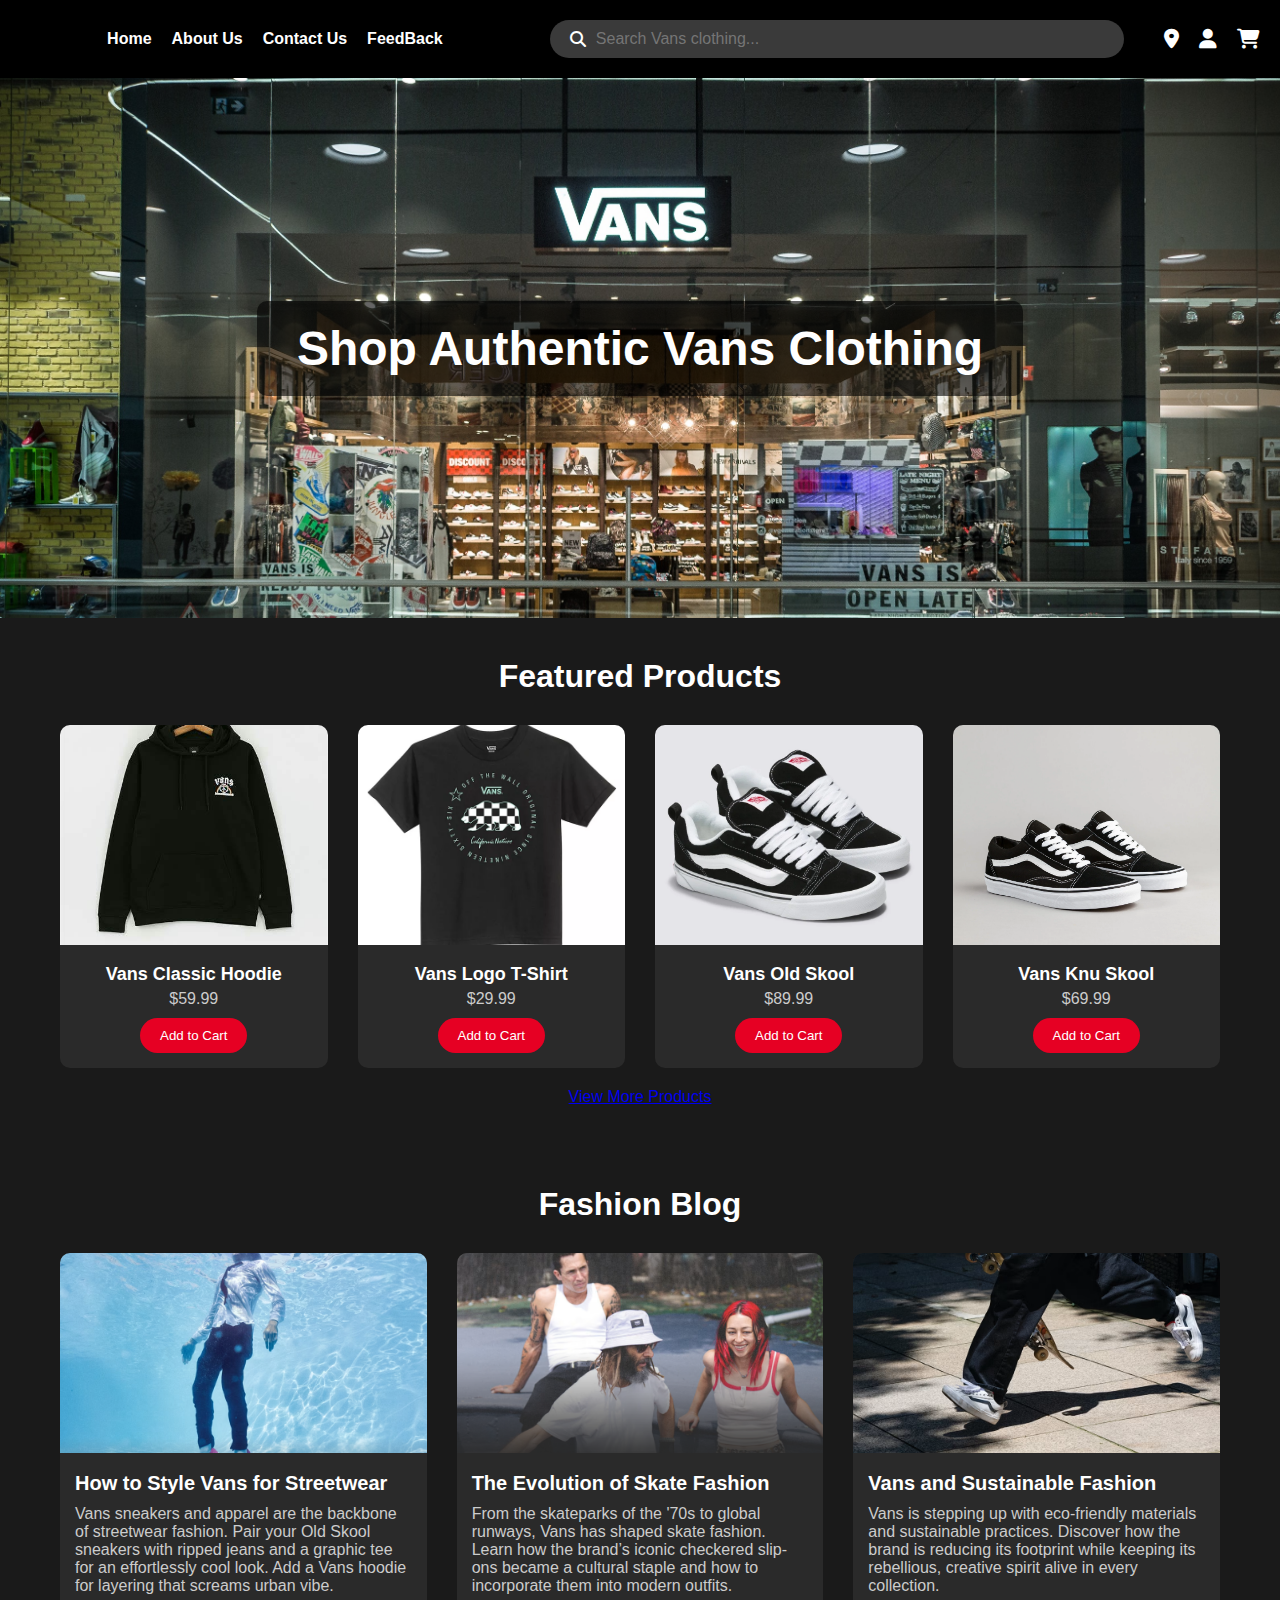
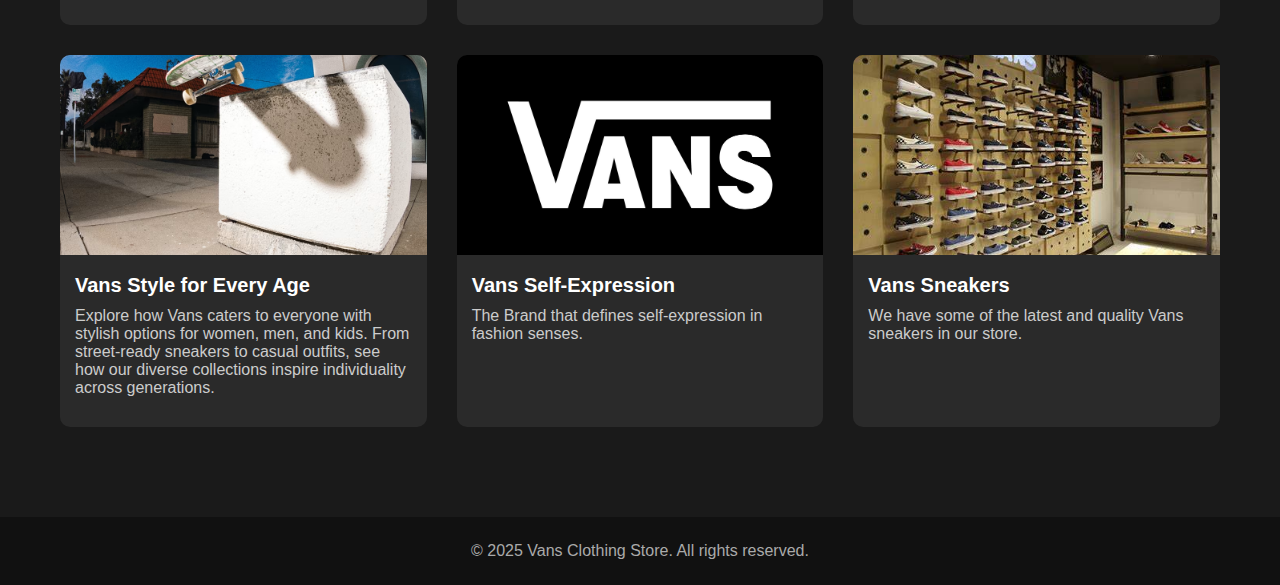
<file: index.html>
<!DOCTYPE html>
<html lang="en">
<head>
  <meta charset="UTF-8" />
  <meta name="viewport" content="width=device-width, initial-scale=1.0"/>
  <title>Vans Clothing Store</title>
  <link rel="stylesheet" href="https://cdnjs.cloudflare.com/ajax/libs/font-awesome/6.5.0/css/all.min.css"/>
  <link rel="stylesheet" href="style.css">
</head>
<body>
  <!-- Header -->
  <header>
    <i class="fas fa-bars hamburger" onclick="toggleMenu()" aria-label="Toggle navigation"></i>
    <input type="checkbox" id="nav-toggle" />
    <nav class="nav-menu">
      <a href="index.html" onclick="closeMenu()">Home</a>
      <a href="aboutus.html" onclick="closeMenu()">About Us</a>
      <a href="contactus.html" onclick="closeMenu()">Contact Us</a>
      <a href="feedback.html" onclick="closeMenu()">FeedBack</a>
    </nav>
    <div class="search-container">
      <i class="fas fa-search"></i>
      <input type="text" placeholder="Search Vans clothing..." aria-label="Search" />
    </div>
    <div class="icons">
      <a href="location.html" aria-label="Store locator"><i class="fas fa-map-marker-alt"></i></a>
      <a href="signup.html" aria-label="User profile"><i class="fas fa-user"></i></a>
      <a href="cart.html" aria-label="Shopping cart"><i class="fas fa-shopping-cart cart-counter" data-count="0"></i></a>
    </div>
  </header>

  <!-- Hero Banner -->
  <section class="hero">
    <h1>Shop Authentic Vans Clothing</h1>
  </section>

  <!-- Product Grid -->
  <section class="products">
    <h2>Featured Products</h2>
    <div class="product-grid">
      <div class="product-card">
        <img src="image/OIP.jpg" alt="Vans Hoodie">
        <h3>Vans Classic Hoodie</h3>
        <p>$59.99</p>
        <button onclick="addToCart('Vans Classic Hoodie')">Add to Cart</button>
      </div>
      <div class="product-card">
        <img src="image/4392064.webp" alt="Vans T-Shirt">
        <h3>Vans Logo T-Shirt</h3>
        <p>$29.99</p>
        <button onclick="addToCart('Vans Logo T-Shirt')">Add to Cart</button>
      </div>
      <div class="product-card">
        <img src="image/vans knu skool.webp" alt="Vans Jacket">
        <h3>Vans Old Skool</h3>
        <p>$89.99</p>
        <button onclick="addToCart('Vans Knu Skool')">Add to Cart</button>
      </div>
      <div class="product-card">
        <img src="image/vans-old-skool-black-white-2.webp" alt="Vans Old Skool">
        <h3>Vans Knu Skool</h3>
        <p>$69.99</p>
        <button onclick="addToCart('Vans Knu Skool')">Add to Cart</button>
      </div>
    </div>
    <div class="view-more">
      <a href="product.html">View More Products</a>
    </div>
    
  </section>

  <!-- Blog Section -->
  <section class="blog">
    <h2>Fashion Blog</h2>
    <div class="blog-grid">
      <div class="blog-card">
        <img src="image/style vans.png" alt="Streetwear Look">
        <div class="blog-card-content">
          <h3>How to Style Vans for Streetwear</h3>
          <p>Vans sneakers and apparel are the backbone of streetwear fashion. Pair your Old Skool sneakers with ripped jeans and a graphic tee for an effortlessly cool look. Add a Vans hoodie for layering that screams urban vibe.</p>
        </div>
      </div>
      <div class="blog-card">
        <img src="image/crew.png" alt="Skate Fashion">
        <div class="blog-card-content">
          <h3>The Evolution of Skate Fashion</h3>
          <p>From the skateparks of the '70s to global runways, Vans has shaped skate fashion. Learn how the brand’s iconic checkered slip-ons became a cultural staple and how to incorporate them into modern outfits.</p>
        </div>
      </div>
      <div class="blog-card">
        <img src="image/stakeboard.avif" alt="Sustainable Fashion">
        <div class="blog-card-content">
          <h3>Vans and Sustainable Fashion</h3>
          <p>Vans is stepping up with eco-friendly materials and sustainable practices. Discover how the brand is reducing its footprint while keeping its rebellious, creative spirit alive in every collection.</p>
        </div>
      </div>
      <div class="blog-card">
        <img src="image/stake.avif" alt="Vans for All Ages">
        <div class="blog-card-content">
          <h3>Vans Style for Every Age</h3>
          <p>Explore how Vans caters to everyone with stylish options for women, men, and kids. From street-ready sneakers to casual outfits, see how our diverse collections inspire individuality across generations.</p>
        </div>
      </div>
            <div class="blog-card">
        <img src="image/vans-logo-free-download-free-vector.jpg" alt="Vans for All Ages">
        <div class="blog-card-content">
          <h3>Vans Self-Expression</h3>
          <p>The Brand that defines self-expression in fashion senses.</p>
        </div>
      </div>
            <div class="blog-card">
        <img src="image/OIP (5).jpeg" alt="Vans for All Ages">
        <div class="blog-card-content">
          <h3>Vans Sneakers</h3>
          <p>We have some of the latest and quality Vans sneakers in our store.</p>
        </div>
      </div>
    </div>
  </section>

  <!-- Footer -->
  <footer>
    <p>© 2025 Vans Clothing Store. All rights reserved.</p>
  </footer>

  <script src="script.js"></script>

</body>
</html>
</file>
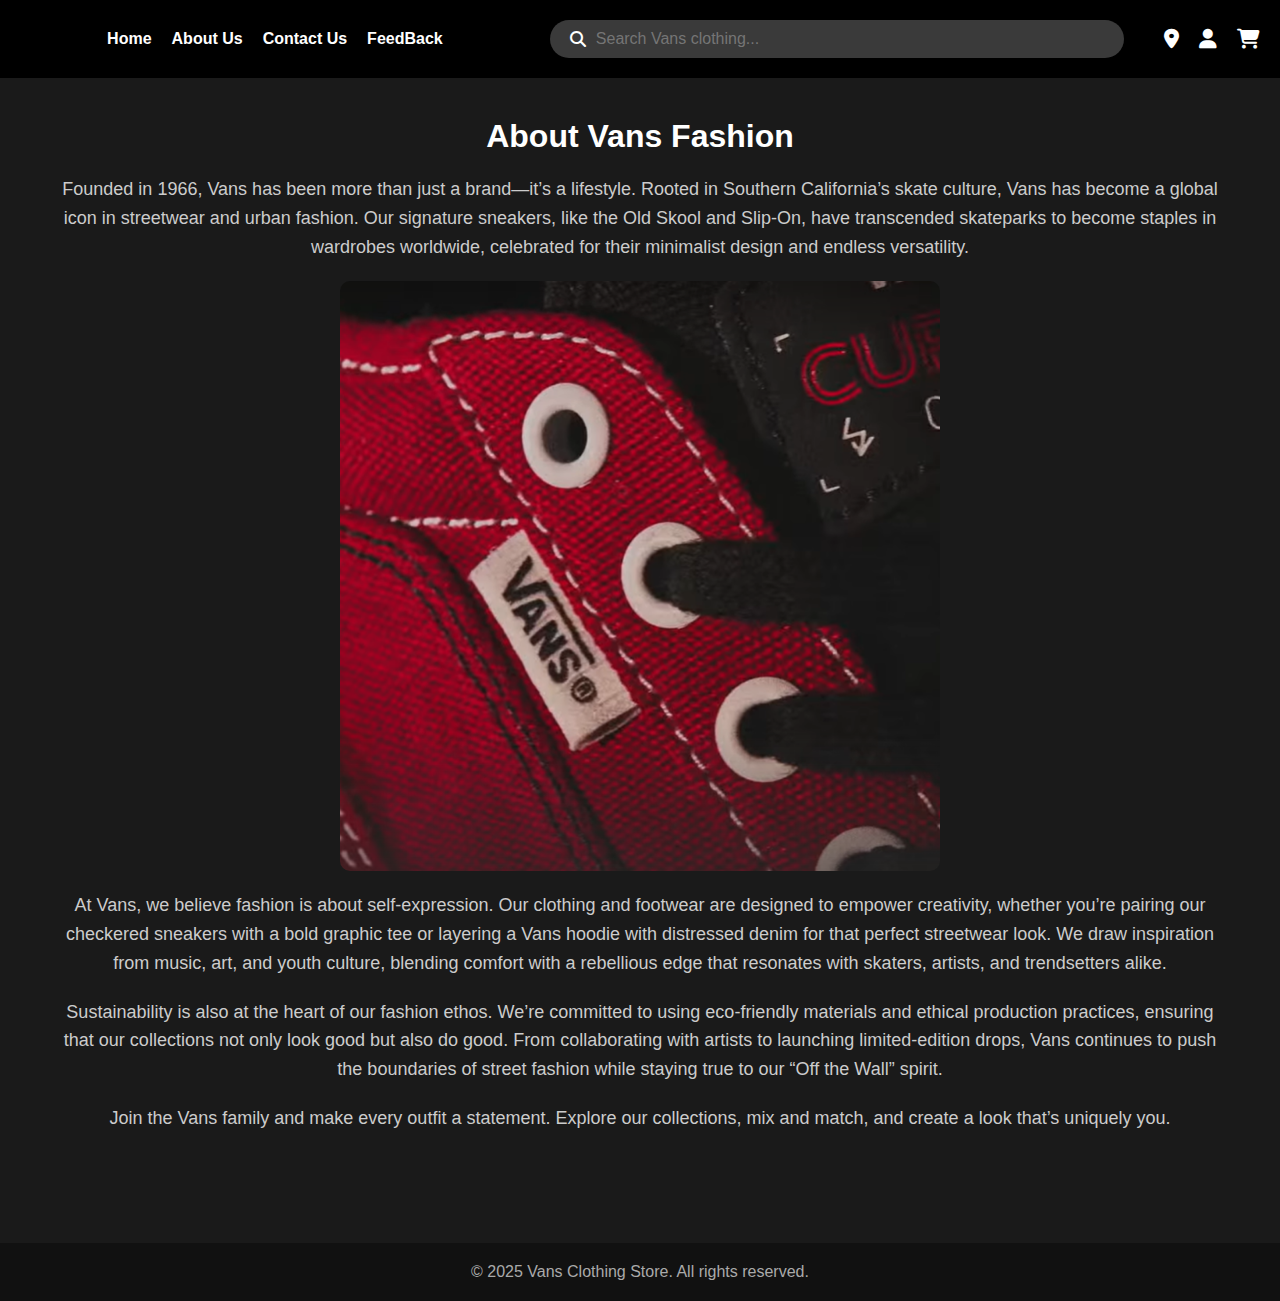
<file: aboutus.html>
<!DOCTYPE html>
<html lang="en">
<head>
  <meta charset="UTF-8" />
  <meta name="viewport" content="width=device-width, initial-scale=1.0"/>
  <title>About Us - Vans Clothing Store</title>
  <link rel="stylesheet" href="https://cdnjs.cloudflare.com/ajax/libs/font-awesome/6.5.0/css/all.min.css"/>
  <link rel="stylesheet" href="aboutstyle.css">
</head>
<body>
  <!-- Header -->
  <header>
    <i class="fas fa-bars hamburger" onclick="toggleMenu()" aria-label="Toggle navigation"></i>
    <input type="checkbox" id="nav-toggle" />
    <nav class="nav-menu">
      <a href="index.html" onclick="closeMenu()">Home</a>
      <a href="aboutus.html" onclick="closeMenu()">About Us</a>
      <a href="contactus.html" onclick="closeMenu()">Contact Us</a>
      <a href="feedback.html" onclick="closeMenu()">FeedBack</a>
    </nav>
    <div class="search-container">
      <i class="fas fa-search"></i>
      <input type="text" placeholder="Search Vans clothing..." aria-label="Search" />
    </div>
 <div class="icons">
      <a href="location.html" aria-label="Store locator"><i class="fas fa-map-marker-alt"></i></a>
      <a href="signup.html" aria-label="User profile"><i class="fas fa-user"></i></a>
      <a href="cart.html" aria-label="Shopping cart"><i class="fas fa-shopping-cart cart-counter" data-count="0"></i></a>
    </div>
  </header>

  <!-- About Section -->
  <section class="about">
    <h2>About Vans Fashion</h2>
    <p>
      Founded in 1966, Vans has been more than just a brand—it’s a lifestyle. Rooted in Southern California’s skate culture, Vans has become a global icon in streetwear and urban fashion. Our signature sneakers, like the Old Skool and Slip-On, have transcended skateparks to become staples in wardrobes worldwide, celebrated for their minimalist design and endless versatility.
    </p>
    <img src="image/Screenshot 2025-05-25 184513.png" alt="Vans Streetwear">
    <p>
      At Vans, we believe fashion is about self-expression. Our clothing and footwear are designed to empower creativity, whether you’re pairing our checkered sneakers with a bold graphic tee or layering a Vans hoodie with distressed denim for that perfect streetwear look. We draw inspiration from music, art, and youth culture, blending comfort with a rebellious edge that resonates with skaters, artists, and trendsetters alike.
    </p>
    <p>
      Sustainability is also at the heart of our fashion ethos. We’re committed to using eco-friendly materials and ethical production practices, ensuring that our collections not only look good but also do good. From collaborating with artists to launching limited-edition drops, Vans continues to push the boundaries of street fashion while staying true to our “Off the Wall” spirit.
    </p>
    <p>
      Join the Vans family and make every outfit a statement. Explore our collections, mix and match, and create a look that’s uniquely you.
    </p>
  </section>

  <!-- Footer -->
  <footer>
    © 2025 Vans Clothing Store. All rights reserved.
  </footer>

  <script>
    function toggleMenu() {
      const navMenu = document.querySelector('.nav-menu');
      const navToggle = document.getElementById('nav-toggle');
      navMenu.classList.toggle('active');
      navToggle.checked = !navToggle.checked;
    }

    function closeMenu() {
      const navMenu = document.querySelector('.nav-menu');
      const navToggle = document.getElementById('nav-toggle');
      navMenu.classList.remove('active');
      navToggle.checked = false;
    }

    // Accessibility: Allow Enter key to toggle menu
    document.querySelector('.hamburger').addEventListener('keydown', (e) => {
      if (e.key === 'Enter' || e.key === ' ') {
        e.preventDefault();
        toggleMenu();
      }
    });

    // Close menu when clicking outside
    document.addEventListener('click', (e) => {
      const navMenu = document.querySelector('.nav-menu');
      const hamburger = document.querySelector('.hamburger');
      if (!navMenu.contains(e.target) && !hamburger.contains(e.target) && navMenu.classList.contains('active')) {
        closeMenu();
      }
    });
  </script>
</body>
</html>
</file>
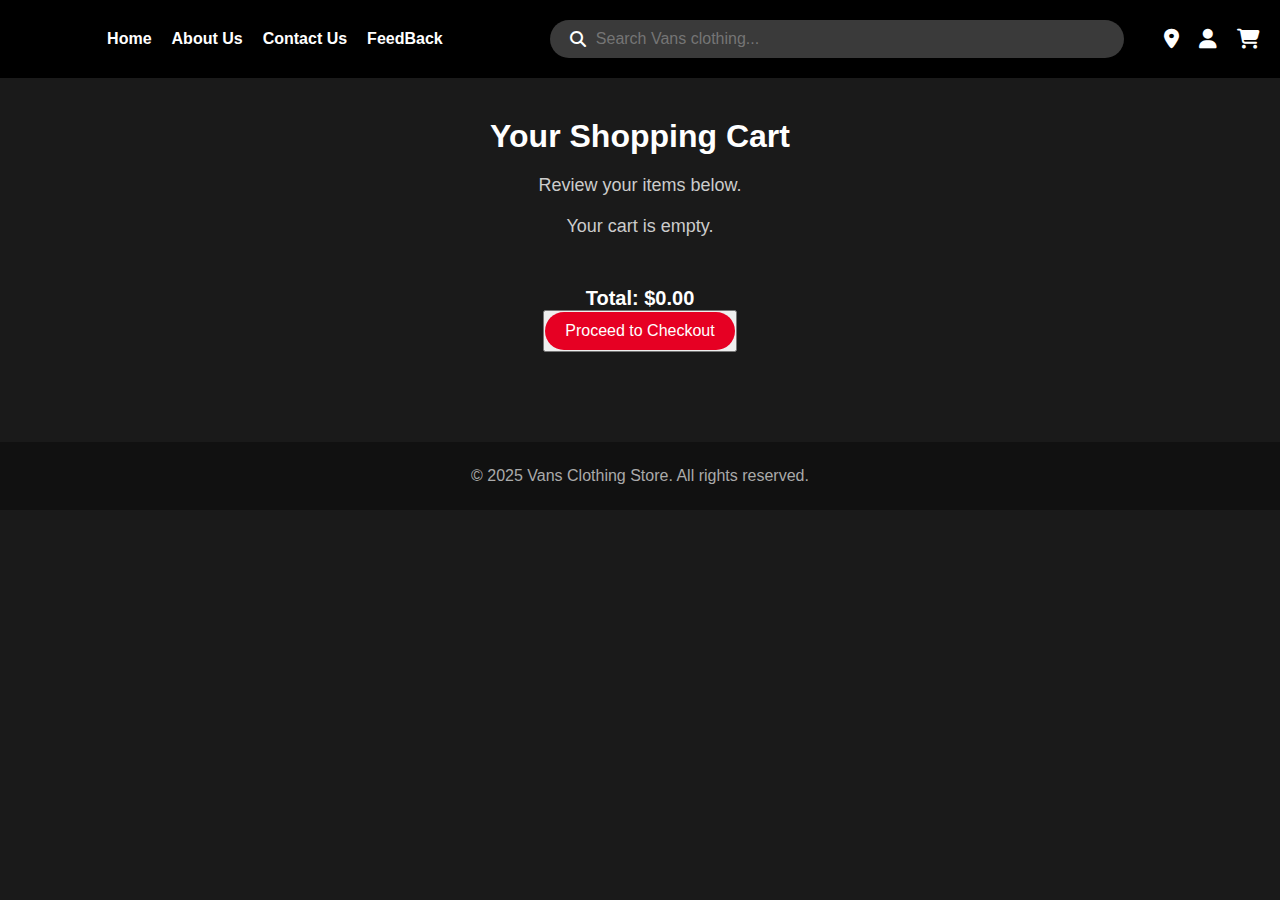
<file: cart.html>
<!DOCTYPE html>
<html lang="en">
<head>
  <meta charset="UTF-8" />
  <meta name="viewport" content="width=device-width, initial-scale=1.0"/>
  <title>Vans Shopping Cart</title>
  <link rel="stylesheet" href="https://cdnjs.cloudflare.com/ajax/libs/font-awesome/6.5.0/css/all.min.css"/>
  <link rel="stylesheet" href="cartstyle.css">
</head>
<body>
  <!-- Header -->
  <header>
    <i class="fas fa-bars hamburger" onclick="toggleMenu()" aria-label="Toggle navigation"></i>
    <input type="checkbox" id="nav-toggle" />
    <nav class="nav-menu">
      <a href="index.html" onclick="closeMenu()">Home</a>
      <a href="aboutus.html" onclick="closeMenu()">About Us</a>
      <a href="contactus.html" onclick="closeMenu()">Contact Us</a>
      <a href="feedback.html" onclick="closeMenu()">FeedBack</a>
    </nav>
    <div class="search-container">
      <i class="fas fa-search"></i>
      <input type="text" placeholder="Search Vans clothing..." aria-label="Search" />
    </div>
    <div class="icons">
      <a href="location.html" aria-label="Store locator"><i class="fas fa-map-marker-alt"></i></a>
      <a href="signup.html" aria-label="User profile"><i class="fas fa-user"></i></a>
      <a href="cart.html" aria-label="Shopping cart"><i class="fas fa-shopping-cart cart-counter" data-count="0"></i></a>
    </div>
  </header>

  <!-- Cart Section -->
  <section class="cart">
    <h2>Your Shopping Cart</h2>
    <p>Review your items below.</p>
    <div class="cart-items" id="cartItems">
      <!-- Cart items will be dynamically added here -->
    </div>
    <div class="cart-total" id="cartTotal">
      Total: $0.00
    </div>
    <div class="proceed-to-checkout">
      <button><a href="checkout.html" class="checkout-btn">Proceed to Checkout</a></button>
    </div>
  </section>

  <!-- Footer -->
  <footer>
    <p>© 2025 Vans Clothing Store. All rights reserved.</p>
  </footer>

  <script>
    // Load cart count and items from localStorage
    let cartCount = localStorage.getItem('cartCount') ? parseInt(localStorage.getItem('cartCount')) : 0;
    let cartItems = localStorage.getItem('cartItems') ? JSON.parse(localStorage.getItem('cartItems')) : [];

    // Update cart counter on page load
    updateCartCounter();
    renderCartItems();

    function toggleMenu() {
      const navMenu = document.querySelector('.nav-menu');
      const navToggle = document.getElementById('nav-toggle');
      navMenu.classList.toggle('active');
      navToggle.checked = !navToggle.checked;
    }

    function closeMenu() {
      const navMenu = document.querySelector('.nav-menu');
      const navToggle = document.getElementById('nav-toggle');
      navMenu.classList.remove('active');
      navToggle.checked = false;
    }

    function updateCartCounter() {
      const cartCounter = document.querySelector('.cart-counter');
      cartCounter.setAttribute('data-count', cartCount);
      if (cartCount > 0) {
        cartCounter.classList.add('has-items');
      } else {
        cartCounter.classList.remove('has-items');
      }
    }

    function renderCartItems() {
      const cartItemsContainer = document.getElementById('cartItems');
      const cartTotalElement = document.getElementById('cartTotal');
      cartItemsContainer.innerHTML = ''; // Clear existing items

      if (cartItems.length === 0) {
        cartItemsContainer.innerHTML = '<p>Your cart is empty.</p>';
        cartTotalElement.textContent = 'Total: $0.00';
        return;
      }

      let total = 0;
      cartItems.forEach((item, index) => {
        const itemTotal = item.price * item.quantity;
        total += itemTotal;

        const cartItem = document.createElement('div');
        cartItem.className = 'cart-item';
        cartItem.innerHTML = `
          <img src="${item.image}" alt="${item.name}">
          <div>
            <h3>${item.name}</h3>
            <p>Price: $${item.price.toFixed(2)}</p>
            <p>Quantity: ${item.quantity}</p>
          </div>
          <button onclick="removeFromCart(${index})">Remove</button>
        `;
        cartItemsContainer.appendChild(cartItem);
      });

      cartTotalElement.textContent = `Total: $${total.toFixed(2)}`;
    }

    function removeFromCart(index) {
      // Decrease quantity or remove item
      if (cartItems[index].quantity > 1) {
        cartItems[index].quantity -= 1;
      } else {
        cartItems.splice(index, 1); // Remove item if quantity is 1
      }

      // Update cart count
      cartCount--;
      if (cartCount < 0) cartCount = 0; // Prevent negative count

      // Save updated cart to localStorage
      localStorage.setItem('cartItems', JSON.stringify(cartItems));
      localStorage.setItem('cartCount', cartCount);

      // Re-render cart and update counter
      updateCartCounter();
      renderCartItems();
      alert('Item removed from cart!');
    }

    // Accessibility: Allow Enter key to toggle menu
    document.querySelector('.hamburger').addEventListener('keydown', (e) => {
      if (e.key === 'Enter' || e.key === ' ') {
        e.preventDefault();
        toggleMenu();
      }
    });

    // Close menu when clicking outside
    document.addEventListener('click', (e) => {
      const navMenu = document.querySelector('.nav-menu');
      const hamburger = document.querySelector('.hamburger');
      if (!navMenu.contains(e.target) && !hamburger.contains(e.target) && navMenu.classList.contains('active')) {
        closeMenu();
      }
    });
  </script>
</body>
</html>
</file>
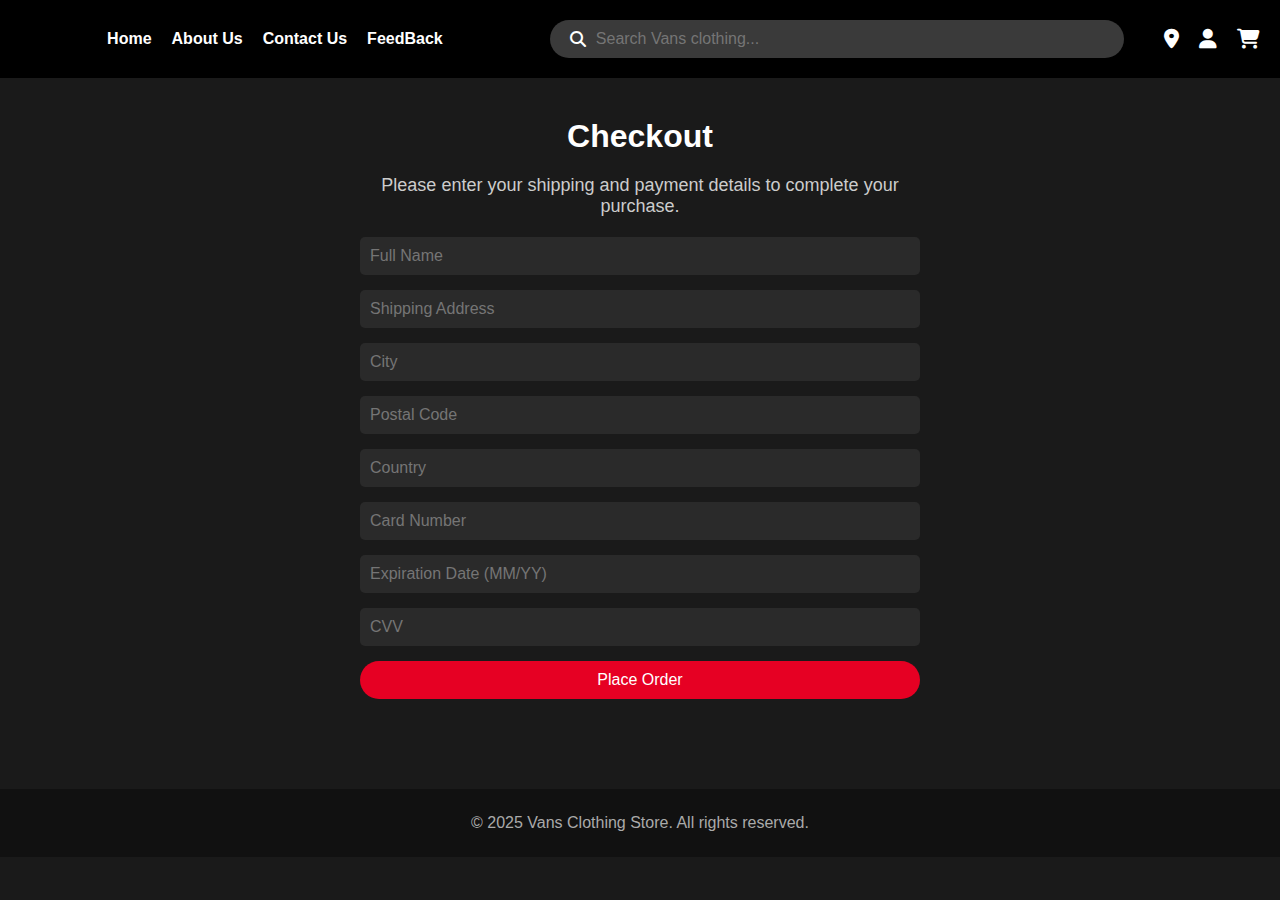
<file: checkout.html>
<!DOCTYPE html>
<html lang="en">
<head>
  <meta charset="UTF-8" />
  <meta name="viewport" content="width=device-width, initial-scale=1.0"/>
  <title>Vans Checkout</title>
  <link rel="stylesheet" href="https://cdnjs.cloudflare.com/ajax/libs/font-awesome/6.5.0/css/all.min.css"/>
  <link rel="stylesheet" href="checkstyle.css">
</head>
<body>
  <!-- Header -->
  <header>
    <i class="fas fa-bars hamburger" onclick="toggleMenu()" aria-label="Toggle navigation"></i>
    <input type="checkbox" id="nav-toggle" />
    <nav class="nav-menu">
      <a href="index.html" onclick="closeMenu()">Home</a>
      <a href="aboutus.html" onclick="closeMenu()">About Us</a>
      <a href="contactus.html" onclick="closeMenu()">Contact Us</a>
      <a href="feedback.html" onclick="closeMenu()">FeedBack</a>
    </nav>
    <div class="search-container">
      <i class="fas fa-search"></i>
      <input type="text" placeholder="Search Vans clothing..." aria-label="Search" />
    </div>
    <div class="icons">
      <a href="store-locator.html" aria-label="Store locator"><i class="fas fa-map-marker-alt"></i></a>
      <a href="signup.html" aria-label="User profile"><i class="fas fa-user"></i></a>
      <a href="cart.html" aria-label="Shopping cart"><i class="fas fa-shopping-cart cart-counter" data-count="0"></i></a>
    </div>
  </header>

  <!-- Checkout Section -->
  <section class="checkout">
    <h2>Checkout</h2>
    <p>Please enter your shipping and payment details to complete your purchase.</p>
    <div class="checkout-form">
      <input type="text" placeholder="Full Name" aria-label="Full Name" required />
      <input type="text" placeholder="Shipping Address" aria-label="Shipping Address" required />
      <input type="text" placeholder="City" aria-label="City" required />
      <input type="text" placeholder="Postal Code" aria-label="Postal Code" required />
      <input type="text" placeholder="Country" aria-label="Country" required />
      <input type="text" placeholder="Card Number" aria-label="Card Number" required />
      <input type="text" placeholder="Expiration Date (MM/YY)" aria-label="Expiration Date" required />
      <input type="text" placeholder="CVV" aria-label="CVV" required />
      <button onclick="placeOrder()">Place Order</button>
    </div>
  </section>

  <!-- Footer -->
  <footer>
    <p>© 2025 Vans Clothing Store. All rights reserved.</p>
  </footer>

  <script>
    function placeOrder() {
      alert('Order placed successfully! You will be redirected to the homepage and shop for more.');
      window.location.href = 'index.html';
    }

    function toggleMenu() {
      const navMenu = document.querySelector('.nav-menu');
      const navToggle = document.getElementById('nav-toggle');
      navMenu.classList.toggle('active');
      navToggle.checked = !navToggle.checked;
    }

    function closeMenu() {
      const navMenu = document.querySelector('.nav-menu');
      const navToggle = document.getElementById('nav-toggle');
      navMenu.classList.remove('active');
      navToggle.checked = false;
    }

    // Accessibility: Allow Enter key to toggle menu
    document.querySelector('.hamburger').addEventListener('keydown', (e) => {
      if (e.key === 'Enter' || e.key === ' ') {
        e.preventDefault();
        toggleMenu();
      }
    });

    // Close menu when clicking outside
    document.addEventListener('click', (e) => {
      const navMenu = document.querySelector('.nav-menu');
      const hamburger = document.querySelector('.hamburger');
      if (!navMenu.contains(e.target) && !hamburger.contains(e.target) && navMenu.classList.contains('active')) {
        closeMenu();
      }
    });
  </script>
</body>
</html>
</file>
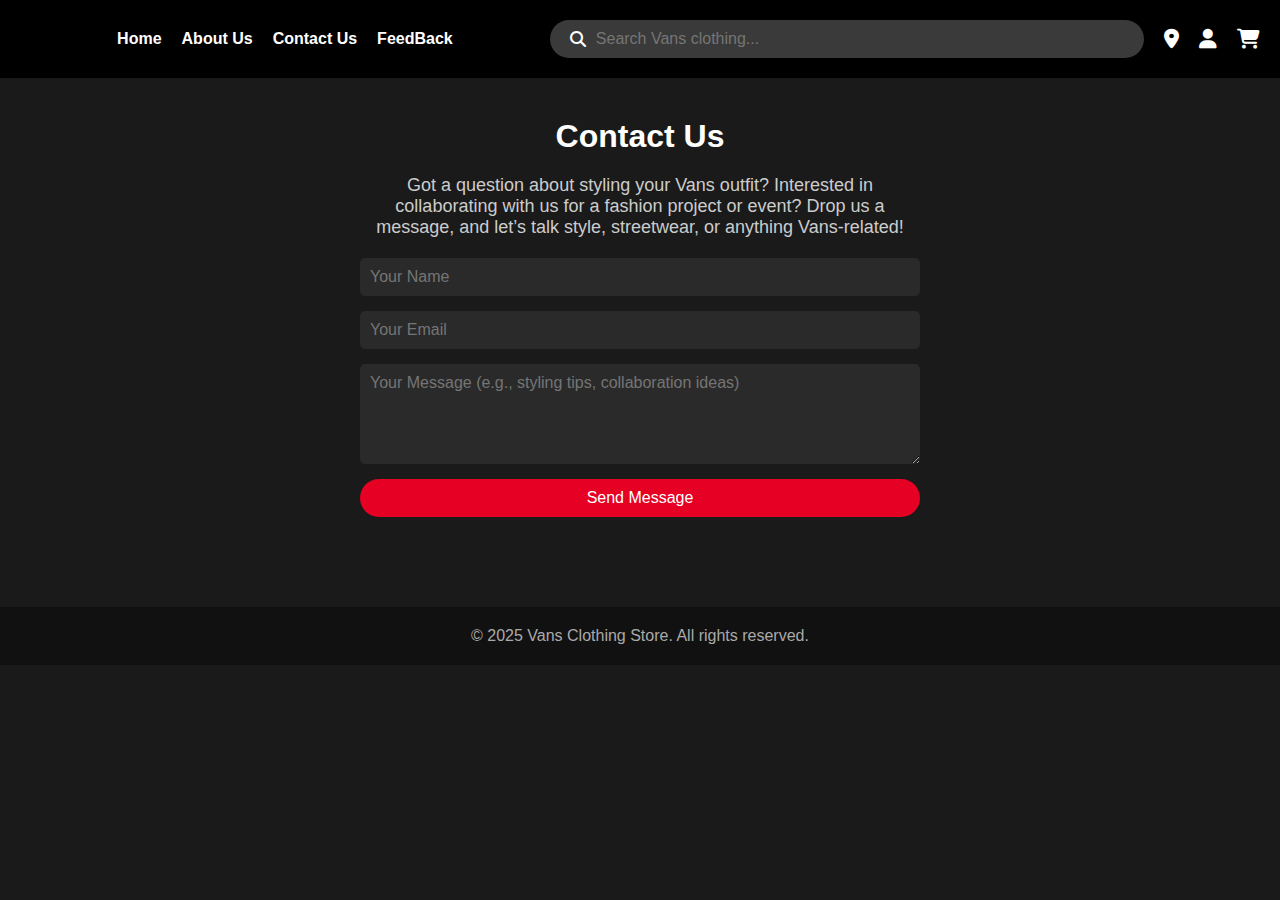
<file: contactus.html>
<!DOCTYPE html>
<html lang="en">
<head>
  <meta charset="UTF-8" />
  <meta name="viewport" content="width=device-width, initial-scale=1.0"/>
  <title>Contact Us - Vans Clothing Store</title>
  <link rel="stylesheet" href="https://cdnjs.cloudflare.com/ajax/libs/font-awesome/6.5.0/css/all.min.css"/>
  <link rel="stylesheet" href="contactstyle.css"/>
</head>
<body>
  <!-- Header -->
  <header>
    <i class="fas fa-bars hamburger" onclick="toggleMenu()" aria-label="Toggle navigation"></i>
    <input type="checkbox" id="nav-toggle" />
    <nav class="nav-menu">
      <a href="index.html" onclick="closeMenu()">Home</a>
      <a href="aboutus.html" onclick="closeMenu()">About Us</a>
      <a href="contactus.html" onclick="closeMenu()">Contact Us</a>
      <a href="feedback.html" onclick="closeMenu()">FeedBack</a>
    </nav>
    <div class="search-container">
      <i class="fas fa-search"></i>
      <input type="text" placeholder="Search Vans clothing..." aria-label="Search" />
    </div>
 <div class="icons">
      <a href="location.html" aria-label="Store locator"><i class="fas fa-map-marker-alt"></i></a>
      <a href="signup.html" aria-label="User profile"><i class="fas fa-user"></i></a>
      <a href="cart.html" aria-label="Shopping cart"><i class="fas fa-shopping-cart cart-counter" data-count="0"></i></a>
    </div>
  </header>

  <!-- Contact Section -->
  <section class="contact">
    <h2>Contact Us</h2>
    <p>
      Got a question about styling your Vans outfit? Interested in collaborating with us for a fashion project or event? Drop us a message, and let’s talk style, streetwear, or anything Vans-related!
    </p>
    <form class="contact-form" onsubmit="handleSubmit(event)">
      <input type="text" placeholder="Your Name" name="name" />
      <input type="email" placeholder="Your Email" name="email" />
      <textarea placeholder="Your Message (e.g., styling tips, collaboration ideas)" name="message"></textarea>
      <button type="submit">Send Message</button>
    </form>
  </section>

  <!-- Footer -->
  <footer>
    © 2025 Vans Clothing Store. All rights reserved.
  </footer>

  <script>
    function toggleMenu() {
      const navMenu = document.querySelector('.nav-menu');
      const navToggle = document.getElementById('nav-toggle');
      navMenu.classList.toggle('active');
      navToggle.checked = !navToggle.checked;
    }

    function closeMenu() {
      const navMenu = document.querySelector('.nav-menu');
      const navToggle = document.getElementById('nav-toggle');
      navMenu.classList.remove('active');
      navToggle.checked = false;
    }

    function handleSubmit(event) {
      event.preventDefault();
      const form = event.target;
      const name = form.querySelector('input[name="name"]').value.trim();
      const email = form.querySelector('input[name="email"]').value.trim();
      const message = form.querySelector('textarea[name="message"]').value.trim();
      const inputs = form.querySelectorAll('input, textarea');

      // Reset error states
      inputs.forEach(input => input.classList.remove('error'));

      // Basic validation
      let hasError = false;
      if (!name) {
        form.querySelector('input[name="name"]').classList.add('error');
        hasError = true;
      }
      if (!email || !/^[^\s@]+@[^\s@]+\.[^\s@]+$/.test(email)) {
        form.querySelector('input[name="email"]').classList.add('error');
        hasError = true;
      }
      if (!message) {
        form.querySelector('textarea[name="message"]').classList.add('error');
        hasError = true;
      }

      if (!hasError) {
        alert('Form submitted successfully! (This is a demo - no data sent.)');
        form.reset();
      } else {
        alert('Please fill out all fields correctly.');
      }
    }

    // Accessibility: Allow Enter key to toggle menu
    document.querySelector('.hamburger').addEventListener('keydown', (e) => {
      if (e.key === 'Enter' || e.key === ' ') {
        e.preventDefault();
        toggleMenu();
      }
    });

    // Close menu when clicking outside
    document.addEventListener('click', (e) => {
      const navMenu = document.querySelector('.nav-menu');
      const hamburger = document.querySelector('.hamburger');
      if (!navMenu.contains(e.target) && !hamburger.contains(e.target) && navMenu.classList.contains('active')) {
        closeMenu();
      }
    });
  </script>
</body>
</html>
</file>
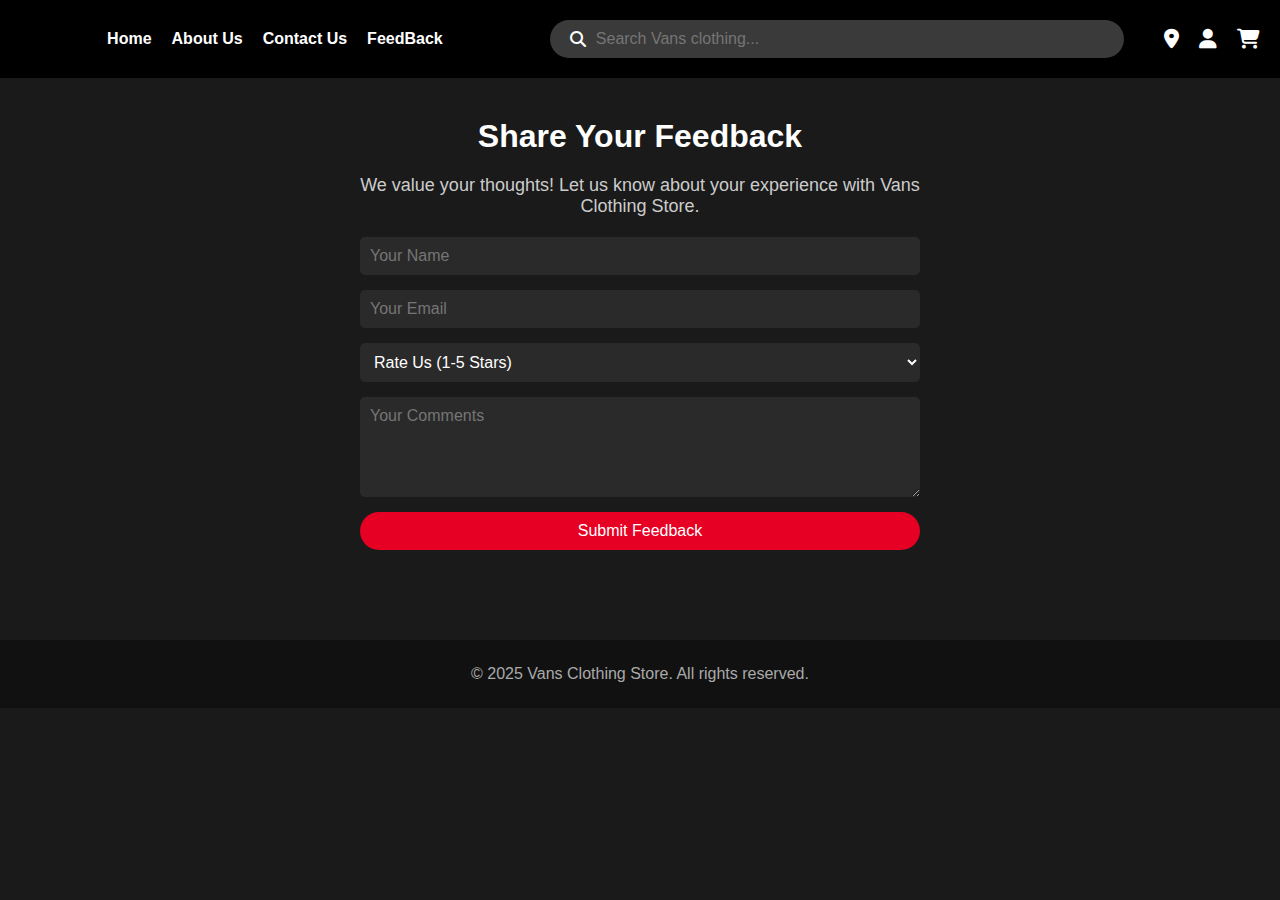
<file: feedback.html>
<!DOCTYPE html>
<html lang="en">
<head>
  <meta charset="UTF-8" />
  <meta name="viewport" content="width=device-width, initial-scale=1.0"/>
  <title>Vans Feedback</title>
  <link rel="stylesheet" href="https://cdnjs.cloudflare.com/ajax/libs/font-awesome/6.5.0/css/all.min.css"/>
  <link rel="stylesheet" href="feedstyle.css">
</head>
<body>
  <!-- Header -->
  <header>
    <i class="fas fa-bars hamburger" onclick="toggleMenu()" aria-label="Toggle navigation"></i>
    <input type="checkbox" id="nav-toggle" />
    <nav class="nav-menu">
      <a href="index.html" onclick="closeMenu()">Home</a>
      <a href="aboutus.html" onclick="closeMenu()">About Us</a>
      <a href="contactus.html" onclick="closeMenu()">Contact Us</a>
      <a href="feedback.html" onclick="closeMenu()">FeedBack</a>
    </nav>
    <div class="search-container">
      <i class="fas fa-search"></i>
      <input type="text" placeholder="Search Vans clothing..." aria-label="Search" />
    </div>
    <div class="icons">
      <a href="location.html" aria-label="Store locator"><i class="fas fa-map-marker-alt"></i></a>
      <a href="signup.html" aria-label="User profile"><i class="fas fa-user"></i></a>
      <a href="cart.html" aria-label="Shopping cart"><i class="fas fa-shopping-cart cart-counter" data-count="0"></i></a>
    </div>
  </header>

  <!-- Feedback Section -->
  <section class="feedback">
    <h2>Share Your Feedback</h2>
    <p>We value your thoughts! Let us know about your experience with Vans Clothing Store.</p>
    <div class="feedback-form">
      <input type="text" placeholder="Your Name" aria-label="Your Name" required />
      <input type="email" placeholder="Your Email" aria-label="Your Email" required />
      <select aria-label="Rating" required>
        <option value="" disabled selected>Rate Us (1-5 Stars)</option>
        <option value="1">1 Star</option>
        <option value="2">2 Stars</option>
        <option value="3">3 Stars</option>
        <option value="4">4 Stars</option>
        <option value="5">5 Stars</option>
      </select>
      <textarea placeholder="Your Comments" aria-label="Your Comments" required></textarea>
      <button onclick="submitFeedback()">Submit Feedback</button>
    </div>
  </section>

  <!-- Footer -->
  <footer>
    <p>© 2025 Vans Clothing Store. All rights reserved.</p>
  </footer>

  <script>
    function submitFeedback() {
      alert('Thank you for your feedback!');
    }

    function toggleMenu() {
      const navMenu = document.querySelector('.nav-menu');
      const navToggle = document.getElementById('nav-toggle');
      navMenu.classList.toggle('active');
      navToggle.checked = !navToggle.checked;
    }

    function closeMenu() {
      const navMenu = document.querySelector('.nav-menu');
      const navToggle = document.getElementById('nav-toggle');
      navMenu.classList.remove('active');
      navToggle.checked = false;
    }

    // Accessibility: Allow Enter key to toggle menu
    document.querySelector('.hamburger').addEventListener('keydown', (e) => {
      if (e.key === 'Enter' || e.key === ' ') {
        e.preventDefault();
        toggleMenu();
      }
    });

    // Close menu when clicking outside
    document.addEventListener('click', (e) => {
      const navMenu = document.querySelector('.nav-menu');
      const hamburger = document.querySelector('.hamburger');
      if (!navMenu.contains(e.target) && !hamburger.contains(e.target) && navMenu.classList.contains('active')) {
        closeMenu();
      }
    });
  </script>
</body>
</html>
</file>
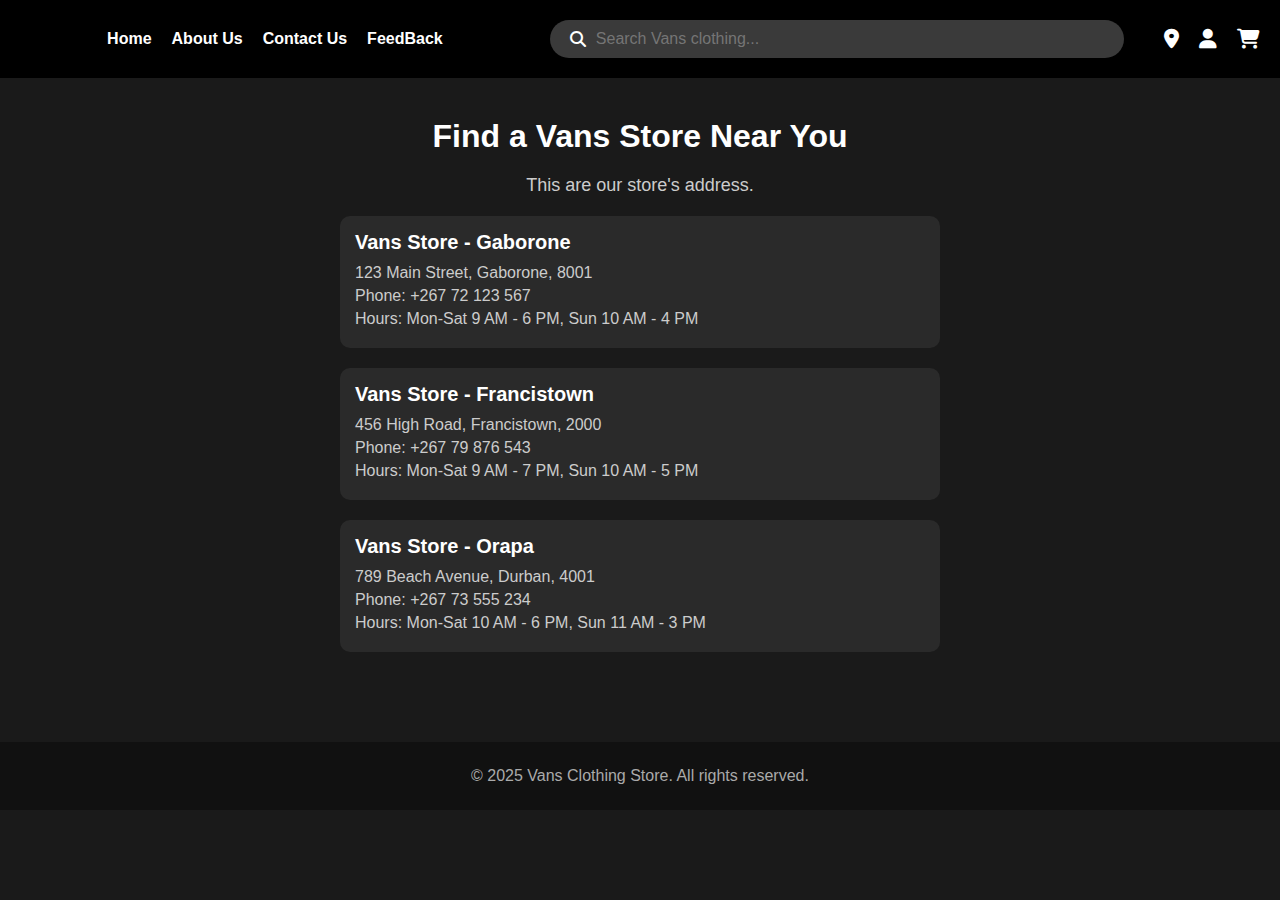
<file: location.html>
<!DOCTYPE html>
<html lang="en">
<head>
  <meta charset="UTF-8" />
  <meta name="viewport" content="width=device-width, initial-scale=1.0"/>
  <title>Vans Store Locator</title>
  <link rel="stylesheet" href="https://cdnjs.cloudflare.com/ajax/libs/font-awesome/6.5.0/css/all.min.css"/>
  <link rel="stylesheet" href="locastyle.css">
</head>
<body>
  <!-- Header -->
  <header>
    <i class="fas fa-bars hamburger" onclick="toggleMenu()" aria-label="Toggle navigation"></i>
    <input type="checkbox" id="nav-toggle" />
    <nav class="nav-menu">
      <a href="index.html" onclick="closeMenu()">Home</a>
      <a href="aboutus.html" onclick="closeMenu()">About Us</a>
      <a href="contactus.html" onclick="closeMenu()">Contact Us</a>
      <a href="feedback.html" onclick="closeMenu()">FeedBack</a>
    </nav>
    <div class="search-container">
      <i class="fas fa-search"></i>
      <input type="text" placeholder="Search Vans clothing..." aria-label="Search" />
    </div>
    <div class="icons">
      <a href="location.html" aria-label="Store locator"><i class="fas fa-map-marker-alt"></i></a>
      <a href="signup.html" aria-label="User profile"><i class="fas fa-user"></i></a>
      <a href="cart.html" aria-label="Shopping cart"><i class="fas fa-shopping-cart cart-counter" data-count="0"></i></a>
    </div>
  </header>

  <!-- Store Locator Section -->
  <section class="store-locator">
    <h2>Find a Vans Store Near You</h2>
    <p>This are our store's address.</p>
    <div class="map-container">
    <div class="store-list">
      <div>
        <h3>Vans Store - Gaborone</h3>
        <p>123 Main Street, Gaborone, 8001</p>
        <p>Phone: +267 72 123 567</p>
        <p>Hours: Mon-Sat 9 AM - 6 PM, Sun 10 AM - 4 PM</p>
      </div>
      <div>
        <h3>Vans Store - Francistown</h3>
        <p>456 High Road, Francistown, 2000</p>
        <p>Phone: +267 79 876 543</p>
        <p>Hours: Mon-Sat 9 AM - 7 PM, Sun 10 AM - 5 PM</p>
      </div>
      <div>
        <h3>Vans Store - Orapa</h3>
        <p>789 Beach Avenue, Durban, 4001</p>
        <p>Phone: +267 73 555 234</p>
        <p>Hours: Mon-Sat 10 AM - 6 PM, Sun 11 AM - 3 PM</p>
      </div>
    </div>
  </section>

  <!-- Footer -->
  <footer>
    <p>© 2025 Vans Clothing Store. All rights reserved.</p>
  </footer>

  <script>
    function toggleMenu() {
      const navMenu = document.querySelector('.nav-menu');
      const navToggle = document.getElementById('nav-toggle');
      navMenu.classList.toggle('active');
      navToggle.checked = !navToggle.checked;
    }

    function closeMenu() {
      const navMenu = document.querySelector('.nav-menu');
      const navToggle = document.getElementById('nav-toggle');
      navMenu.classList.remove('active');
      navToggle.checked = false;
    }

    // Accessibility: Allow Enter key to toggle menu
    document.querySelector('.hamburger').addEventListener('keydown', (e) => {
      if (e.key === 'Enter' || e.key === ' ') {
        e.preventDefault();
        toggleMenu();
      }
    });

    // Close menu when clicking outside
    document.addEventListener('click', (e) => {
      const navMenu = document.querySelector('.nav-menu');
      const hamburger = document.querySelector('.hamburger');
      if (!navMenu.contains(e.target) && !hamburger.contains(e.target) && navMenu.classList.contains('active')) {
        closeMenu();
      }
    });
  </script>
</body>
</html>
</file>
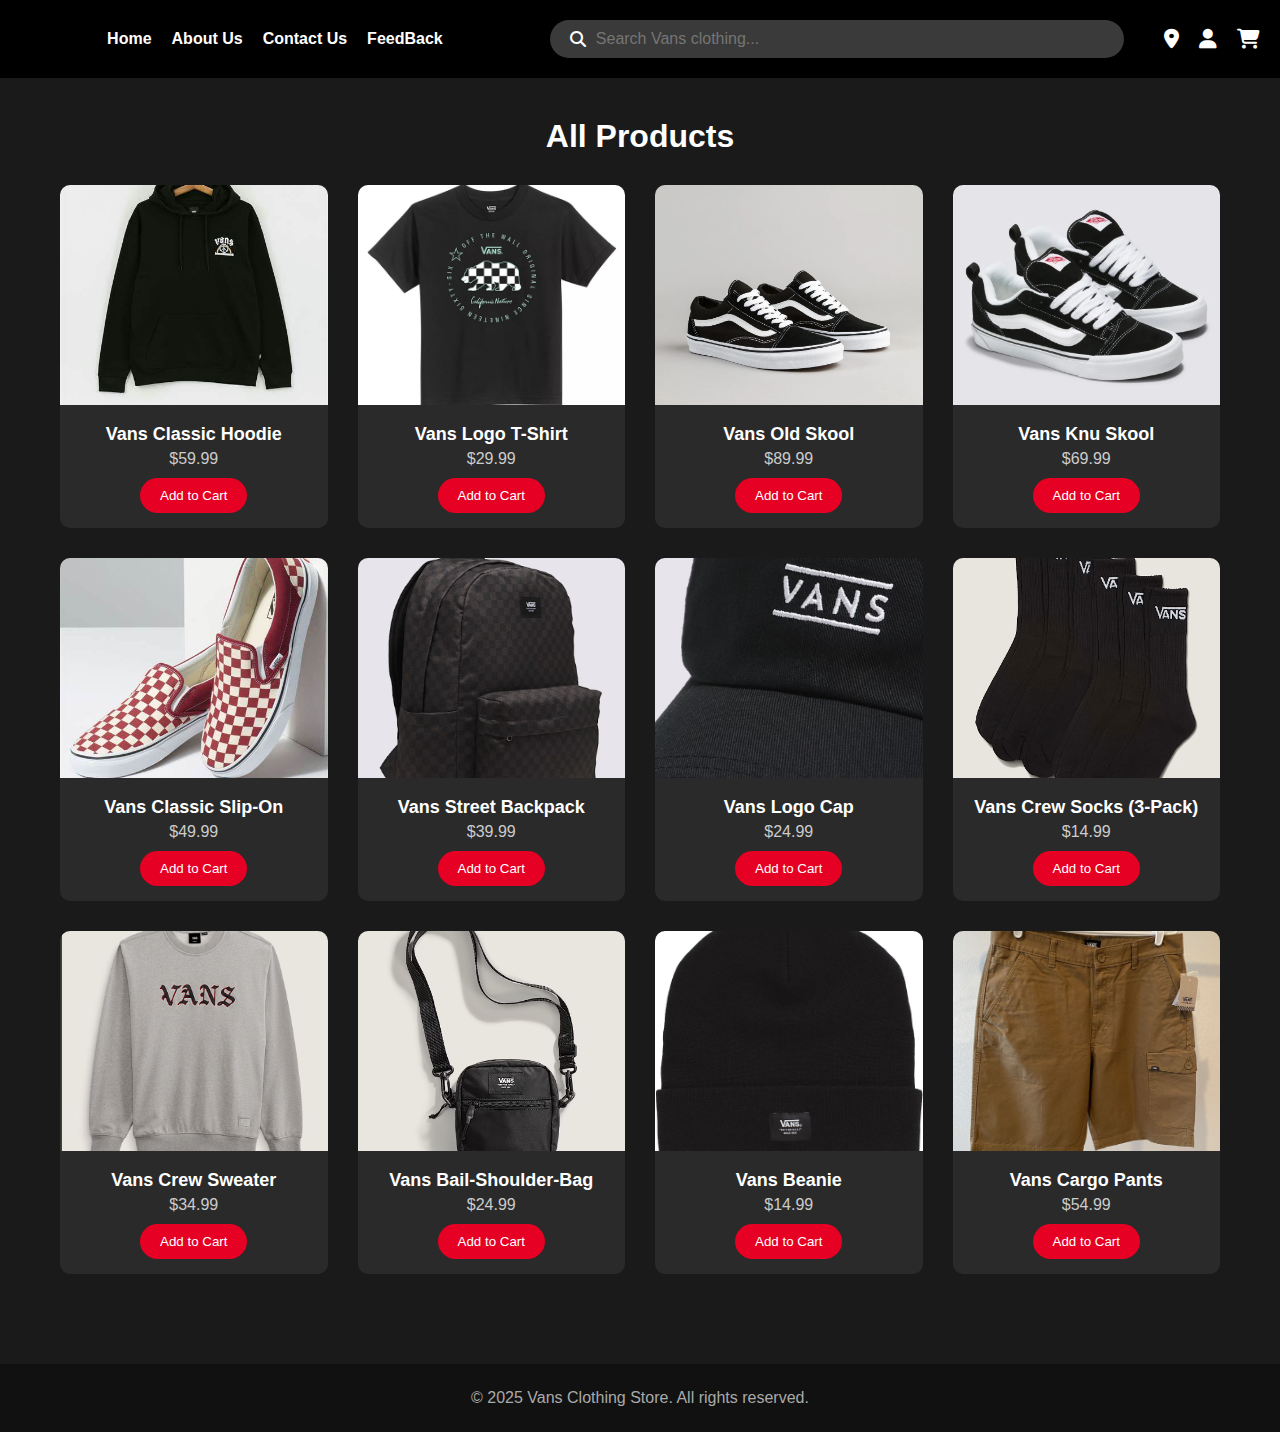
<file: product.html>
<!DOCTYPE html>
<html lang="en">
<head>
  <meta charset="UTF-8" />
  <meta name="viewport" content="width=device-width, initial-scale=1.0"/>
  <title>Vans Products</title>
  <link rel="stylesheet" href="https://cdnjs.cloudflare.com/ajax/libs/font-awesome/6.5.0/css/all.min.css"/>
  <link rel="stylesheet" href="productstyle.css">
</head>
<body>
  <!-- Header -->
  <header>
    <i class="fas fa-bars hamburger" onclick="toggleMenu()" aria-label="Toggle navigation"></i>
    <input type="checkbox" id="nav-toggle" />
    <nav class="nav-menu">
      <a href="index.html" onclick="closeMenu()">Home</a>
      <a href="aboutus.html" onclick="closeMenu()">About Us</a>
      <a href="contactus.html" onclick="closeMenu()">Contact Us</a>
      <a href="feedback.html" onclick="closeMenu()">FeedBack</a>
    </nav>
    <div class="search-container">
      <i class="fas fa-search"></i>
      <input type="text" placeholder="Search Vans clothing..." aria-label="Search" />
    </div>
    <div class="icons">
      <a href="location.html" aria-label="Store locator"><i class="fas fa-map-marker-alt"></i></a>
      <a href="signup.html" aria-label="User profile"><i class="fas fa-user"></i></a>
      <a href="cart.html" aria-label="Shopping cart"><i class="fas fa-shopping-cart cart-counter" data-count="0"></i></a>
    </div>
  </header>

  <!-- Product Grid -->
  <section class="products">
    <h2>All Products</h2>
    <div class="product-grid">
      <div class="product-card">
        <img src="image/OIP.jpg" alt="Vans Classic Hoodie">
        <h3>Vans Classic Hoodie</h3>
        <p>$59.99</p>
        <button onclick="addToCart('Vans Classic Hoodie', 59.99, 'image/OIP.jpg')">Add to Cart</button>
      </div>
      <div class="product-card">
        <img src="image/4392064.webp" alt="Vans Logo T-Shirt">
        <h3>Vans Logo T-Shirt</h3>
        <p>$29.99</p>
        <button onclick="addToCart('Vans Logo T-Shirt', 29.99, 'image/4392064.webp')">Add to Cart</button>
      </div>
      <div class="product-card">
        <img src="image/vans-old-skool-black-white-2.webp" alt="Vans Old Skool">
        <h3>Vans Old Skool</h3>
        <p>$89.99</p>
        <button onclick="addToCart('Vans Old Skool', 89.99, 'image/vans-old-skool-black-white-2.webp')">Add to Cart</button>
      </div>
      <div class="product-card">
        <img src="image/vans knu skool.webp" alt="Vans Knu Skool">
        <h3>Vans Knu Skool</h3>
        <p>$69.99</p>
        <button onclick="addToCart('Vans Knu Skool', 69.99, 'image/vans knu skool.webp')">Add to Cart</button>
      </div>
      <div class="product-card">
        <img src="image/OIF.jpg" alt="Vans Slip-On">
        <h3>Vans Classic Slip-On</h3>
        <p>$49.99</p>
        <button onclick="addToCart('Vans Classic Slip-On', 49.99, 'image/OIF.jpg')">Add to Cart</button>
      </div>
      <div class="product-card">
        <img src="image/Screenshot 2025-05-25 183743.png" alt="Vans Backpack">
        <h3>Vans Street Backpack</h3>
        <p>$39.99</p>
        <button onclick="addToCart('Vans Street Backpack', 39.99, 'image/Screenshot 2025-05-25 183743.png')">Add to Cart</button>
      </div>
      <div class="product-card">
        <img src="image/Screenshot 2025-05-25 183840.png" alt="Vans Cap">
        <h3>Vans Logo Cap</h3>
        <p>$24.99</p>
        <button onclick="addToCart('Vans Logo Cap', 24.99, 'image/Screenshot 2025-05-25 183840.png')">Add to Cart</button>
      </div>
      <div class="product-card">
        <img src="image/Classic-Crew-Socks-6Pack.avif" alt="Vans Socks">
        <h3>Vans Crew Socks (3-Pack)</h3>
        <p>$14.99</p>
        <button onclick="addToCart('Vans Crew Socks (3-Pack)', 14.99, 'image/Classic-Crew-Socks-6Pack.avif')">Add to Cart</button>
      </div>
      <div class="product-card">
        <img src="image/Screenshot 2025-05-25 163031.png" alt="Vans Crew Sweater">
        <h3>Vans Crew Sweater</h3>
        <p>$34.99</p>
        <button onclick="addToCart('Vans Crew Sweater', 34.99, 'image/Screenshot 2025-05-25 163031.png')">Add to Cart</button>
      </div>
      <div class="product-card">
        <img src="image/Bail-Shoulder-Bag.avif" alt="Vans Bail Shoulder Bag">
        <h3>Vans Bail-Shoulder-Bag</h3>
        <p>$24.99</p>
        <button onclick="addToCart('Vans Bail-Shoulder-Bag', 34.99, 'image/Bail-Shoulder-Bag.avif')">Add to Cart</button>
      </div>
      <div class="product-card">
        <img src="image/BLABLA.avif" alt="Vans Beanie">
        <h3>Vans Beanie</h3>
        <p>$14.99</p>
        <button onclick="addToCart('Vans Beanie', 34.99, 'image/BLABLA.avif')">Add to Cart</button>
      </div>
      <div class="product-card">
        <img src="image/s-l1200.jpg" alt="Vans Cargo Pants">
        <h3>Vans Cargo Pants</h3>
        <p>$54.99</p>
        <button onclick="addToCart('Vans Crew Sweater', 34.99, 'image/s-l1200.jpg')">Add to Cart</button>
      </div>
    </div>
  </section>

  <!-- Footer -->
  <footer>
    <p>© 2025 Vans Clothing Store. All rights reserved.</p>
  </footer>

  <script>
    // Load cart count from localStorage or initialize to 0
    let cartCount = localStorage.getItem('cartCount') ? parseInt(localStorage.getItem('cartCount')) : 0;
    updateCartCounter();

    function toggleMenu() {
      const navMenu = document.querySelector('.nav-menu');
      const navToggle = document.getElementById('nav-toggle');
      navMenu.classList.toggle('active');
      navToggle.checked = !navToggle.checked;
    }

    function closeMenu() {
      const navMenu = document.querySelector('.nav-menu');
      const navToggle = document.getElementById('nav-toggle');
      navMenu.classList.remove('active');
      navToggle.checked = false;
    }

    function addToCart(productName, price, imageSrc) {
      // Load existing cart items from localStorage or initialize an empty array
      let cartItems = localStorage.getItem('cartItems') ? JSON.parse(localStorage.getItem('cartItems')) : [];

      // Check if the product already exists in the cart
      const existingItem = cartItems.find(item => item.name === productName);
      if (existingItem) {
        existingItem.quantity += 1; // Increment quantity if item exists
      } else {
        // Add new item to cart with quantity 1
        cartItems.push({
          name: productName,
          price: price,
          image: imageSrc,
          quantity: 1
        });
      }

      // Update cart count
      cartCount++;
      localStorage.setItem('cartCount', cartCount);
      localStorage.setItem('cartItems', JSON.stringify(cartItems));

      updateCartCounter();
      alert(`${productName} added to cart! Total items: ${cartCount}. Redirecting to cart...`);
      setTimeout(() => {
        window.location.href = 'cart.html';
      }, 1000);
    }

    function updateCartCounter() {
      const cartCounter = document.querySelector('.cart-counter');
      cartCounter.setAttribute('data-count', cartCount);
      if (cartCount > 0) {
        cartCounter.classList.add('has-items');
      } else {
        cartCounter.classList.remove('has-items');
      }
    }

    // Accessibility: Allow Enter key to toggle menu
    document.querySelector('.hamburger').addEventListener('keydown', (e) => {
      if (e.key === 'Enter' || e.key === ' ') {
        e.preventDefault();
        toggleMenu();
      }
    });

    // Close menu when clicking outside
    document.addEventListener('click', (e) => {
      const navMenu = document.querySelector('.nav-menu');
      const hamburger = document.querySelector('.hamburger');
      if (!navMenu.contains(e.target) && !hamburger.contains(e.target) && navMenu.classList.contains('active')) {
        closeMenu();
      }
    });
  </script>
</body>
</html>
</file>
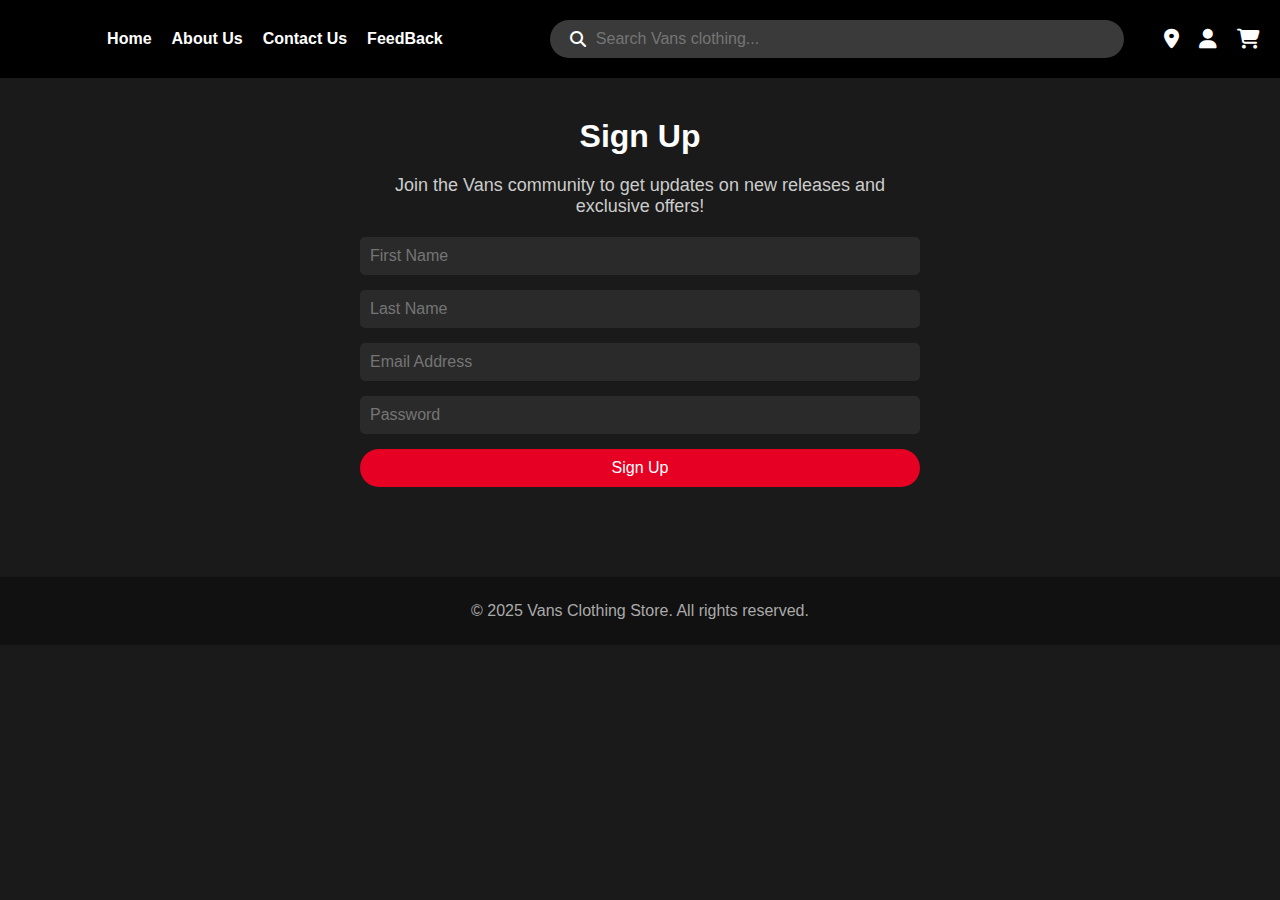
<file: signup.html>
<!DOCTYPE html>
<html lang="en">
<head>
  <meta charset="UTF-8" />
  <meta name="viewport" content="width=device-width, initial-scale=1.0"/>
  <title>Vans Sign Up</title>
  <link rel="stylesheet" href="https://cdnjs.cloudflare.com/ajax/libs/font-awesome/6.5.0/css/all.min.css"/>
  <link rel="stylesheet" href="signstyle.css">
</head>
<body>
  <!-- Header -->
  <header>
    <i class="fas fa-bars hamburger" onclick="toggleMenu()" aria-label="Toggle navigation"></i>
    <input type="checkbox" id="nav-toggle" />
    <nav class="nav-menu">
      <a href="index.html" onclick="closeMenu()">Home</a>
      <a href="about.html" onclick="closeMenu()">About Us</a>
      <a href="contact.html" onclick="closeMenu()">Contact Us</a>
      <a href="feedback.html" onclick="closeMenu()">FeedBack</a>
    </nav>
    <div class="search-container">
      <i class="fas fa-search"></i>
      <input type="text" placeholder="Search Vans clothing..." aria-label="Search" />
    </div>
    <div class="icons">
      <a href="location.html" aria-label="Store locator"><i class="fas fa-map-marker-alt"></i></a>
      <a href="signup.html" aria-label="User profile"><i class="fas fa-user"></i></a>
      <a href="cart.html" aria-label="Shopping cart"><i class="fas fa-shopping-cart cart-counter" data-count="0"></i></a>
    </div>
  </header>

  <!-- Sign-Up Section -->
  <section class="signup">
    <h2>Sign Up</h2>
    <p>Join the Vans community to get updates on new releases and exclusive offers!</p>
    <div class="signup-form">
      <input type="text" placeholder="First Name" aria-label="First Name" required />
      <input type="text" placeholder="Last Name" aria-label="Last Name" required />
      <input type="email" placeholder="Email Address" aria-label="Email Address" required />
      <input type="password" placeholder="Password" aria-label="Password" required />
      <button onclick="signUpAndRedirect()">Sign Up</button>
    </div>
  </section>

  <!-- Footer -->
  <footer>
    <p>© 2025 Vans Clothing Store. All rights reserved.</p>
  </footer>

  <script>
    function signUpAndRedirect() {
      alert('Sign-up successful! You will be redirected to the homepage.');
      window.location.href = 'index.html';
    }

    function toggleMenu() {
      const navMenu = document.querySelector('.nav-menu');
      const navToggle = document.getElementById('nav-toggle');
      navMenu.classList.toggle('active');
      navToggle.checked = !navToggle.checked;
    }

    function closeMenu() {
      const navMenu = document.querySelector('.nav-menu');
      const navToggle = document.getElementById('nav-toggle');
      navMenu.classList.remove('active');
      navToggle.checked = false;
    }

    // Accessibility: Allow Enter key to toggle menu
    document.querySelector('.hamburger').addEventListener('keydown', (e) => {
      if (e.key === 'Enter' || e.key === ' ') {
        e.preventDefault();
        toggleMenu();
      }
    });

    // Close menu when clicking outside
    document.addEventListener('click', (e) => {
      const navMenu = document.querySelector('.nav-menu');
      const hamburger = document.querySelector('.hamburger');
      if (!navMenu.contains(e.target) && !hamburger.contains(e.target) && navMenu.classList.contains('active')) {
        closeMenu();
      }
    });
  </script>
</body>
</html>
</file>
<file: style.css>
* {
      margin: 0;
      padding: 0;
      box-sizing: border-box;
      font-family: 'Arial', sans-serif;
    }

    body {
      background-color: #1a1a1a;
      color: white;
    }

    /* Header */
    header {
      background-color: #000;
      padding: 20px;
      display: flex;
      justify-content: space-between;
      align-items: center;
      flex-wrap: wrap;
      position: relative;
    }

    .nav-menu {
      display: flex;
      gap: 20px;
      flex: 1 1 auto;
      justify-content: center;
    }

    .nav-menu a {
      color: white;
      text-decoration: none;
      font-size: 16px;
      font-weight: bold;
      transition: color 0.3s;
    }

    .nav-menu a:hover {
      color: #e60023;
    }

    .search-container {
      display: flex;
      align-items: center;
      background-color: #3a3a3a;
      border-radius: 9999px;
      padding: 10px 20px;
      flex: 1 1 400px;
      max-width: 600px;
      margin: 0 20px;
    }

    .search-container i {
      color: white;
      margin-right: 10px;
    }

    .search-container input {
      background-color: transparent;
      border: none;
      color: white;
      width: 100%;
      outline: none;
      font-size: 16px;
    }

    .icons {
      display: flex;
      align-items: center;
      gap: 20px;
      margin-left: 20px;
    }

    .icons a {
      color: white;
      text-decoration: none;
    }

    .icons i {
      font-size: 20px;
      cursor: pointer;
    }

    .icons a:hover i {
      color: #e60023;
      transition: color 0.3s;
    }

    .icons .cart-counter {
      position: relative;
    }

    .icons .cart-counter::after {
      content: attr(data-count);
      position: absolute;
      top: -8px;
      right: -8px;
      background-color: #e60023;
      color: white;
      border-radius: 50%;
      padding: 2px 6px;
      font-size: 12px;
      display: none;
    }

    .icons .cart-counter.has-items::after {
      display: block;
    }

    /* Hamburger Menu */
    .hamburger {
      display: none;
      font-size: 24px;
      color: white;
      cursor: pointer;
    }

    #nav-toggle {
      display: none;
    }

    /* Hero Section */
    .hero {
      background-image: url(image/IMG_5930.jpg);
      background-size: cover;
      background-position: center;
      height: 60vh;
      display: flex;
      align-items: center;
      justify-content: center;
      text-align: center;
      color: white;
    }

    .hero h1 {
      background-color: rgba(0, 0, 0, 0.6);
      padding: 20px 40px;
      font-size: 48px;
      border-radius: 10px;
    }

    /* Product Section */
    .products {
      padding: 40px 20px;
      max-width: 1200px;
      margin: auto;
    }

    .products h2 {
      text-align: center;
      margin-bottom: 30px;
      font-size: 32px;
    }

        .products .view-more {
      text-align: center;
      margin-top: 20px;
    }

    .product-grid {
      display: grid;
      grid-template-columns: repeat(auto-fit, minmax(220px, 1fr));
      gap: 30px;
    }

    .product-card {
      background-color: #2a2a2a;
      border-radius: 10px;
      overflow: hidden;
      text-align: center;
      transition: transform 0.3s;
    }

    .product-card:hover {
      transform: scale(1.05);
    }

    .product-card img {
      width: 100%;
      height: 220px;
      object-fit: cover;
    }

    .product-card h3 {
      margin: 15px 0 5px;
      font-size: 18px;
    }

    .product-card p {
      color: #ccc;
      margin-bottom: 10px;
    }

    .product-card button {
      background-color: #e60023;
      color: white;
      border: none;
      padding: 10px 20px;
      border-radius: 9999px;
      cursor: pointer;
      margin-bottom: 15px;
      transition: background-color 0.3s;
    }

    .product-card button:hover {
      background-color: #c4001d;
    }

    /* Blog Section */
    .blog {
      padding: 40px 20px;
      max-width: 1200px;
      margin: auto;
    }

    .blog h2 {
      text-align: center;
      margin-bottom: 30px;
      font-size: 32px;
    }

    .blog-grid {
      display: grid;
      grid-template-columns: repeat(auto-fit, minmax(300px, 1fr));
      gap: 30px;
    }

    .blog-card {
      background-color: #2a2a2a;
      border-radius: 10px;
      overflow: hidden;
      text-align: left;
      transition: transform 0.3s;
    }

    .blog-card:hover {
      transform: scale(1.05);
    }

    .blog-card img {
      width: 100%;
      height: 200px;
      object-fit: cover;
    }

    .blog-card-content {
      padding: 15px;
    }

    .blog-card h3 {
      font-size: 20px;
      margin-bottom: 10px;
    }

    .blog-card p {
      color: #ccc;
      font-size: 16px;
      margin-bottom: 15px;
    }

    .blog-card a {
      color: #e60023;
      text-decoration: none;
      font-weight: bold;
    }

    .blog-card a:hover {
      text-decoration: underline;
    }

    /* About Section */
    .about {
      padding: 40px 20px;
      max-width: 1200px;
      margin: auto;
      text-align: center;
    }

    .about h2 {
      font-size: 32px;
      margin-bottom: 20px;
    }

    .about p {
      font-size: 18px;
      line-height: 1.6;
      color: #ccc;
      margin-bottom: 20px;
    }

    .about img {
      width: 100%;
      max-width: 600px;
      border-radius: 10px;
      margin: 20px auto;
      display: block;
    }

    /* Contact Section */
    .contact {
      padding: 40px 20px;
      max-width: 600px;
      margin: auto;
      text-align: center;
    }

    .contact h2 {
      font-size: 32px;
      margin-bottom: 20px;
    }

    .contact p {
      font-size: 18px;
      color: #ccc;
      margin-bottom: 20px;
    }

    .contact-form {
      display: flex;
      flex-direction: column;
      gap: 15px;
    }

    .contact-form input,
    .contact-form textarea {
      background-color: #2a2a2a;
      border: none;
      padding: 10px;
      border-radius: 5px;
      color: white;
      font-size: 16px;
    }

    .contact-form input.error,
    .contact-form textarea.error {
      border: 1px solid #e60023;
    }

    .contact-form textarea {
      resize: vertical;
      min-height: 100px;
    }

    .contact-form button {
      background-color: #e60023;
      color: white;
      border: none;
      padding: 10px 20px;
      border-radius: 9999px;
      cursor: pointer;
      font-size: 16px;
      transition: background-color 0.3s;
    }

    .contact-form button:hover {
      background-color: #c4001d;
    }

    /* Footer */
    footer {
      background-color: #111;
      color: #aaa;
      text-align: center;
      padding: 20px;
      margin-top: 50px;
    }

    footer p {
      margin: 5px 0;
    }

    footer .current-time {
      font-size: 14px;
      color: #888;
    }

    /* Media Queries */
    @media (max-width: 768px) {
      .hamburger {
        display: block;
        margin-right: 20px;
      }

      .nav-menu {
        display: none;
        flex-direction: column;
        width: 100%;
        background-color: #000;
        position: absolute;
        top: 60px;
        left: 0;
        padding: 20px;
        text-align: center;
        opacity: 0;
        transform: translateY(-10px);
        transition: opacity 0.3s ease, transform 0.3s ease;
      }

      .nav-menu.active {
        display: flex;
        opacity: 1;
        transform: translateY(0);
      }

      .nav-menu a {
        margin: 10px 0;
      }

      .search-container {
        margin: 10px 0;
        flex: 1 1 100%;
        max-width: none;
      }

      .icons {
        margin-left: 0;
      }

      .hero h1 {
        font-size: 32px;
        padding: 15px 20px;
      }

      .products h2,
      .blog h2,
      .about h2,
      .contact h2 {
        font-size: 28px;
      }

      .about p,
      .contact p {
        font-size: 16px;
      }
    }
</file>
<file: aboutstyle.css>
* {
      margin: 0;
      padding: 0;
      box-sizing: border-box;
      font-family: 'Arial', sans-serif;
    }

    body {
      background-color: #1a1a1a;
      color: white;
    }

    /* Header */
    header {
      background-color: #000;
      padding: 20px;
      display: flex;
      justify-content: space-between;
      align-items: center;
      flex-wrap: wrap;
      position: relative;
    }

    .nav-menu {
      display: flex;
      gap: 20px;
      flex: 1 1 auto;
      justify-content: center;
    }

    .nav-menu a {
      color: white;
      text-decoration: none;
      font-size: 16px;
      font-weight: bold;
      transition: color 0.3s;
    }

    .nav-menu a:hover {
      color: #e60023;
    }

    .search-container {
      display: flex;
      align-items: center;
      background-color: #3a3a3a;
      border-radius: 9999px;
      padding: 10px 20px;
      flex: 1 1 400px;
      max-width: 600px;
      margin: 0 20px;
    }

    .search-container i {
      color: white;
      margin-right: 10px;
    }

    .search-container input {
      background-color: transparent;
      border: none;
      color: white;
      width: 100%;
      outline: none;
      font-size: 16px;
    }

    .icons {
      display: flex;
      align-items: center;
      gap: 20px;
      margin-left: 20px;
    }

    .icons i {
      color: white;
      font-size: 20px;
      cursor: pointer;
    }

    .icons .cart-counter {
      position: relative;
    }

    .icons .cart-counter::after {
      content: attr(data-count);
      position: absolute;
      top: -8px;
      right: -8px;
      background-color: #e60023;
      color: white;
      border-radius: 50%;
      padding: 2px 6px;
      font-size: 12px;
      display: none;
    }

    .icons .cart-counter.has-items::after {
      display: block;
    }

    /* Hamburger Menu */
    .hamburger {
      display: none;
      font-size: 24px;
      color: white;
      cursor: pointer;
    }

    #nav-toggle {
      display: none;
    }

    /* About Section */
    .about {
      padding: 40px 20px;
      max-width: 1200px;
      margin: auto;
      text-align: center;
    }

    .about h2 {
      font-size: 32px;
      margin-bottom: 20px;
    }

    .about p {
      font-size: 18px;
      line-height: 1.6;
      color: #ccc;
      margin-bottom: 20px;
    }

    .about img {
      width: 100%;
      max-width: 600px;
      border-radius: 10px;
      margin: 20px auto;
      display: block;
    }

    /* Footer */
    footer {
      background-color: #111;
      color: #aaa;
      text-align: center;
      padding: 20px;
      margin-top: 50px;
    }

    @media (max-width: 768px) {
      .hamburger {
        display: block;
        margin-right: 20px;
      }

      .nav-menu {
        display: none;
        flex-direction: column;
        width: 100%;
        background-color: #000;
        position: absolute;
        top: 60px;
        left: 0;
        padding: 20px;
        text-align: center;
        opacity: 0;
        transform: translateY(-10px);
        transition: opacity 0.3s ease, transform 0.3s ease;
      }

      .nav-menu.active {
        display: flex;
        opacity: 1;
        transform: translateY(0);
      }

      .nav-menu a {
        margin: 10px 0;
      }

      .search-container {
        margin: 10px 0;
        flex: 1 1 100%;
        max-width: none;
      }

      .icons {
        margin-left: 0;
      }

      .about h2 {
        font-size: 28px;
      }

      .about p {
        font-size: 16px;
      }
    }
</file>
<file: cartstyle.css>
* {
      margin: 0;
      padding: 0;
      box-sizing: border-box;
      font-family: 'Arial', sans-serif;
    }

    body {
      background-color: #1a1a1a;
      color: white;
    }

    /* Header */
    header {
      background-color: #000;
      padding: 20px;
      display: flex;
      justify-content: space-between;
      align-items: center;
      flex-wrap: wrap;
      position: relative;
    }

    .nav-menu {
      display: flex;
      gap: 20px;
      flex: 1 1 auto;
      justify-content: center;
    }

    .nav-menu a {
      color: white;
      text-decoration: none;
      font-size: 16px;
      font-weight: bold;
      transition: color 0.3s;
    }

    .nav-menu a:hover {
      color: #e60023;
    }

    .search-container {
      display: flex;
      align-items: center;
      background-color: #3a3a3a;
      border-radius: 9999px;
      padding: 10px 20px;
      flex: 1 1 400px;
      max-width: 600px;
      margin: 0 20px;
    }

    .search-container i {
      color: white;
      margin-right: 10px;
    }

    .search-container input {
      background-color: transparent;
      border: none;
      color: white;
      width: 100%;
      outline: none;
      font-size: 16px;
    }

    .icons {
      display: flex;
      align-items: center;
      gap: 20px;
      margin-left: 20px;
    }

    .icons a {
      color: white;
      text-decoration: none;
    }

    .icons i {
      font-size: 20px;
      cursor: pointer;
    }

    .icons a:hover i {
      color: #e60023;
      transition: color 0.3s;
    }

    .icons .cart-counter {
      position: relative;
    }

    .icons .cart-counter::after {
      content: attr(data-count);
      position: absolute;
      top: -8px;
      right: -8px;
      background-color: #e60023;
      color: white;
      border-radius: 50%;
      padding: 2px 6px;
      font-size: 12px;
      display: none;
    }

    .icons .cart-counter.has-items::after {
      display: block;
    }

    /* Hamburger Menu */
    .hamburger {
      display: none;
      font-size: 24px;
      color: white;
      cursor: pointer;
    }

    #nav-toggle {
      display: none;
    }

    /* Cart Section */
    .cart {
      padding: 40px 20px;
      max-width: 1200px;
      margin: auto;
      text-align: center;
    }

    .cart h2 {
      font-size: 32px;
      margin-bottom: 20px;
    }

    .cart p {
      font-size: 18px;
      color: #ccc;
      margin-bottom: 20px;
    }

    .cart-items {
      display: flex;
      flex-direction: column;
      gap: 20px;
      margin-bottom: 30px;
    }

    .cart-item {
      display: flex;
      align-items: center;
      background-color: #2a2a2a;
      padding: 15px;
      border-radius: 10px;
      gap: 20px;
    }

    .cart-item img {
      width: 100px;
      height: 100px;
      object-fit: cover;
      border-radius: 5px;
    }

    .cart-item div {
      flex: 1;
      text-align: left;
    }

    .cart-item h3 {
      font-size: 20px;
      margin-bottom: 10px;
    }

    .cart-item p {
      font-size: 16px;
      margin-bottom: 5px;
    }

    .cart-item button {
      background-color: #e60023;
      color: white;
      border: none;
      padding: 8px 15px;
      border-radius: 9999px;
      cursor: pointer;
      transition: background-color 0.3s;
    }

    .cart-item button:hover {
      background-color: #c4001d;
    }

    .cart-total {
      margin-top: 20px;
      font-size: 20px;
      font-weight: bold;
    }

    .cart .checkout-btn {
      background-color: #e60023;
      color: white;
      border: none;
      padding: 10px 20px;
      border-radius: 9999px;
      cursor: pointer;
      font-size: 16px;
      transition: background-color 0.3s;
      text-decoration: none;
      display: inline-block;
    }

    .cart .checkout-btn:hover {
      background-color: #c4001d;
    }

    /* Footer */
    footer {
      background-color: #111;
      color: #aaa;
      text-align: center;
      padding: 20px;
      margin-top: 50px;
    }

    footer p {
      margin: 5px 0;
    }

    footer .current-time {
      font-size: 14px;
      color: #888;
    }

    /* Media Queries */
    @media (max-width: 768px) {
      .hamburger {
        display: block;
        margin-right: 20px;
      }

      .nav-menu {
        display: none;
        flex-direction: column;
        width: 100%;
        background-color: #000;
        position: absolute;
        top: 60px;
        left: 0;
        padding: 20px;
        text-align: center;
        opacity: 0;
        transform: translateY(-10px);
        transition: opacity 0.3s ease, transform 0.3s ease;
      }

      .nav-menu.active {
        display: flex;
        opacity: 1;
        transform: translateY(0);
      }

      .nav-menu a {
        margin: 10px 0;
      }

      .search-container {
        margin: 10px 0;
        flex: 1 1 100%;
        max-width: none;
      }

      .icons {
        margin-left: 0;
      }

      .cart h2 {
        font-size: 28px;
      }

      .cart p {
        font-size: 16px;
      }

      .cart-item {
        flex-direction: column;
        text-align: center;
      }

      .cart-item img {
        width: 80px;
        height: 80px;
      }
    }
</file>
<file: checkstyle.css>
* {
      margin: 0;
      padding: 0;
      box-sizing: border-box;
      font-family: 'Arial', sans-serif;
    }

    body {
      background-color: #1a1a1a;
      color: white;
    }

    /* Header */
    header {
      background-color: #000;
      padding: 20px;
      display: flex;
      justify-content: space-between;
      align-items: center;
      flex-wrap: wrap;
      position: relative;
    }

    .nav-menu {
      display: flex;
      gap: 20px;
      flex: 1 1 auto;
      justify-content: center;
    }

    .nav-menu a {
      color: white;
      text-decoration: none;
      font-size: 16px;
      font-weight: bold;
      transition: color 0.3s;
    }

    .nav-menu a:hover {
      color: #e60023;
    }

    .search-container {
      display: flex;
      align-items: center;
      background-color: #3a3a3a;
      border-radius: 9999px;
      padding: 10px 20px;
      flex: 1 1 400px;
      max-width: 600px;
      margin: 0 20px;
    }

    .search-container i {
      color: white;
      margin-right: 10px;
    }

    .search-container input {
      background-color: transparent;
      border: none;
      color: white;
      width: 100%;
      outline: none;
      font-size: 16px;
    }

    .icons {
      display: flex;
      align-items: center;
      gap: 20px;
      margin-left: 20px;
    }

    .icons a {
      color: white;
      text-decoration: none;
    }

    .icons i {
      font-size: 20px;
      cursor: pointer;
    }

    .icons a:hover i {
      color: #e60023;
      transition: color 0.3s;
    }

    .icons .cart-counter {
      position: relative;
    }

    .icons .cart-counter::after {
      content: attr(data-count);
      position: absolute;
      top: -8px;
      right: -8px;
      background-color: #e60023;
      color: white;
      border-radius: 50%;
      padding: 2px 6px;
      font-size: 12px;
      display: none;
    }

    .icons .cart-counter.has-items::after {
      display: block;
    }

    /* Hamburger Menu */
    .hamburger {
      display: none;
      font-size: 24px;
      color: white;
      cursor: pointer;
    }

    #nav-toggle {
      display: none;
    }

    /* Checkout Section */
    .checkout {
      padding: 40px 20px;
      max-width: 600px;
      margin: auto;
      text-align: center;
    }

    .checkout h2 {
      font-size: 32px;
      margin-bottom: 20px;
    }

    .checkout p {
      font-size: 18px;
      color: #ccc;
      margin-bottom: 20px;
    }

    .checkout-form {
      display: flex;
      flex-direction: column;
      gap: 15px;
    }

    .checkout-form input {
      background-color: #2a2a2a;
      border: none;
      padding: 10px;
      border-radius: 5px;
      color: white;
      font-size: 16px;
    }

    .checkout-form input.error {
      border: 1px solid #e60023;
    }

    .checkout-form button {
      background-color: #e60023;
      color: white;
      border: none;
      padding: 10px 20px;
      border-radius: 9999px;
      cursor: pointer;
      font-size: 16px;
      transition: background-color 0.3s;
    }

    .checkout-form button:hover {
      background-color: #c4001d;
    }

    /* Footer */
    footer {
      background-color: #111;
      color: #aaa;
      text-align: center;
      padding: 20px;
      margin-top: 50px;
    }

    footer p {
      margin: 5px 0;
    }

    footer .current-time {
      font-size: 14px;
      color: #888;
    }

    /* Media Queries */
    @media (max-width: 768px) {
      .hamburger {
        display: block;
        margin-right: 20px;
      }

      .nav-menu {
        display: none;
        flex-direction: column;
        width: 100%;
        background-color: #000;
        position: absolute;
        top: 60px;
        left: 0;
        padding: 20px;
        text-align: center;
        opacity: 0;
        transform: translateY(-10px);
        transition: opacity 0.3s ease, transform 0.3s ease;
      }

      .nav-menu.active {
        display: flex;
        opacity: 1;
        transform: translateY(0);
      }

      .nav-menu a {
        margin: 10px 0;
      }

      .search-container {
        margin: 10px 0;
        flex: 1 1 100%;
        max-width: none;
      }

      .icons {
        margin-left: 0;
      }

      .checkout h2 {
        font-size: 28px;
      }

      .checkout p {
        font-size: 16px;
      }
    }
</file>
<file: contactstyle.css>
* {
      margin: 0;
      padding: 0;
      box-sizing: border-box;
      font-family: 'Arial', sans-serif;
    }

    body {
      background-color: #1a1a1a;
      color: white;
    }

    /* Header */
    header {
      background-color: #000;
      padding: 20px;
      display: flex;
      justify-content: space-between;
      align-items: center;
      flex-wrap: wrap;
      position: relative;
    }

    .nav-menu {
      display: flex;
      gap: 20px;
      flex: 1 1 auto;
      justify-content: center;
    }

    .nav-menu a {
      color: white;
      text-decoration: none;
      font-size: 16px;
      font-weight: bold;
      transition: color 0.3s;
    }

    .nav-menu a:hover {
      color: #e60023;
    }

    .search-container {
      display: flex;
      align-items: center;
      background-color: #3a3a3a;
      border-radius: 9999px;
      padding: 10px 20px;
      flex: 1 1 400px;
      max-width: 600px;
      margin: 0 20

px;
    }

    .search-container i {
      color: white;
      margin-right: 10px;
    }

    .search-container input {
      background-color: transparent;
      border: none;
      color: white;
      width: 100%;
      outline: none;
      font-size: 16px;
    }

    .icons {
      display: flex;
      align-items: center;
      gap: 20px;
      margin-left: 20px;
    }

    .icons i {
      color: white;
      font-size: 20px;
      cursor: pointer;
    }

    .icons .cart-counter {
      position: relative;
    }

    .icons .cart-counter::after {
      content: attr(data-count);
      position: absolute;
      top: -8px;
      right: -8px;
      background-color: #e60023;
      color: white;
      border-radius: 50%;
      padding: 2px 6px;
      font-size: 12px;
      display: none;
    }

    .icons .cart-counter.has-items::after {
      display: block;
    }

    /* Hamburger Menu */
    .hamburger {
      display: none;
      font-size: 24px;
      color: white;
      cursor: pointer;
    }

    #nav-toggle {
      display: none;
    }

    /* Contact Section */
    .contact {
      padding: 40px 20px;
      max-width: 600px;
      margin: auto;
      text-align: center;
    }

    .contact h2 {
      font-size: 32px;
      margin-bottom: 20px;
    }

    .contact p {
      font-size: 18px;
      color: #ccc;
      margin-bottom: 20px;
    }

    .contact-form {
      display: flex;
      flex-direction: column;
      gap: 15px;
    }

    .contact-form input,
    .contact-form textarea {
      background-color: #2a2a2a;
      border: none;
      padding: 10px;
      border-radius: 5px;
      color: white;
      font-size: 16px;
    }

    .contact-form input.error,
    .contact-form textarea.error {
      border: 1px solid #e60023;
    }

    .contact-form textarea {
      resize: vertical;
      min-height: 100px;
    }

    .contact-form button {
      background-color: #e60023;
      color: white;
      border: none;
      padding: 10px 20px;
      border-radius: 9999px;
      cursor: pointer;
      font-size: 16px;
      transition: background-color 0.3s;
    }

    .contact-form button:hover {
      background-color: #c4001d;
    }

    /* Footer */
    footer {
      background-color: #111;
      color: #aaa;
      text-align: center;
      padding: 20px;
      margin-top: 50px;
    }

    @media (max-width: 768px) {
      .hamburger {
        display: block;
        margin-right: 20px;
      }

      .nav-menu {
        display: none;
        flex-direction: column;
        width: 100%;
        background-color: #000;
        position: absolute;
        top: 60px;
        left: 0;
        padding: 20px;
        text-align: center;
        opacity: 0;
        transform: translateY(-10px);
        transition: opacity 0.3s ease, transform 0.3s ease;
      }

      .nav-menu.active {
        display: flex;
        opacity: 1;
        transform: translateY(0);
      }

      .nav-menu a {
        margin: 10px 0;
      }

      .search-container {
        margin: 10px 0;
        flex: 1 1 100%;
        max-width: none;
      }

      .icons {
        margin-left: 0;
      }

      .contact h2 {
        font-size: 28px;
      }

      .contact p {
        font-size: 16px;
      }
    }
</file>
<file: feedstyle.css>
* {
      margin: 0;
      padding: 0;
      box-sizing: border-box;
      font-family: 'Arial', sans-serif;
    }

    body {
      background-color: #1a1a1a;
      color: white;
    }

    /* Header */
    header {
      background-color: #000;
      padding: 20px;
      display: flex;
      justify-content: space-between;
      align-items: center;
      flex-wrap: wrap;
      position: relative;
    }

    .nav-menu {
      display: flex;
      gap: 20px;
      flex: 1 1 auto;
      justify-content: center;
    }

    .nav-menu a {
      color: white;
      text-decoration: none;
      font-size: 16px;
      font-weight: bold;
      transition: color 0.3s;
    }

    .nav-menu a:hover {
      color: #e60023;
    }

    .search-container {
      display: flex;
      align-items: center;
      background-color: #3a3a3a;
      border-radius: 9999px;
      padding: 10px 20px;
      flex: 1 1 400px;
      max-width: 600px;
      margin: 0 20px;
    }

    .search-container i {
      color: white;
      margin-right: 10px;
    }

    .search-container input {
      background-color: transparent;
      border: none;
      color: white;
      width: 100%;
      outline: none;
      font-size: 16px;
    }

    .icons {
      display: flex;
      align-items: center;
      gap: 20px;
      margin-left: 20px;
    }

    .icons a {
      color: white;
      text-decoration: none;
    }

    .icons i {
      font-size: 20px;
      cursor: pointer;
    }

    .icons a:hover i {
      color: #e60023;
      transition: color 0.3s;
    }

    .icons .cart-counter {
      position: relative;
    }

    .icons .cart-counter::after {
      content: attr(data-count);
      position: absolute;
      top: -8px;
      right: -8px;
      background-color: #e60023;
      color: white;
      border-radius: 50%;
      padding: 2px 6px;
      font-size: 12px;
      display: none;
    }

    .icons .cart-counter.has-items::after {
      display: block;
    }

    /* Hamburger Menu */
    .hamburger {
      display: none;
      font-size: 24px;
      color: white;
      cursor: pointer;
    }

    #nav-toggle {
      display: none;
    }

    /* Feedback Section */
    .feedback {
      padding: 40px 20px;
      max-width: 600px;
      margin: auto;
      text-align: center;
    }

    .feedback h2 {
      font-size: 32px;
      margin-bottom: 20px;
    }

    .feedback p {
      font-size: 18px;
      color: #ccc;
      margin-bottom: 20px;
    }

    .feedback-form {
      display: flex;
      flex-direction: column;
      gap: 15px;
    }

    .feedback-form input,
    .feedback-form textarea,
    .feedback-form select {
      background-color: #2a2a2a;
      border: none;
      padding: 10px;
      border-radius: 5px;
      color: white;
      font-size: 16px;
    }

    .feedback-form input.error,
    .feedback-form textarea.error,
    .feedback-form select.error {
      border: 1px solid #e60023;
    }

    .feedback-form textarea {
      resize: vertical;
      min-height: 100px;
    }

    .feedback-form button {
      background-color: #e60023;
      color: white;
      border: none;
      padding: 10px 20px;
      border-radius: 9999px;
      cursor: pointer;
      font-size: 16px;
      transition: background-color 0.3s;
    }

    .feedback-form button:hover {
      background-color: #c4001d;
    }

    /* Footer */
    footer {
      background-color: #111;
      color: #aaa;
      text-align: center;
      padding: 20px;
      margin-top: 50px;
    }

    footer p {
      margin: 5px 0;
    }

    footer .current-time {
      font-size: 14px;
      color: #888;
    }

    /* Media Queries */
    @media (max-width: 768px) {
      .hamburger {
        display: block;
        margin-right: 20px;
      }

      .nav-menu {
        display: none;
        flex-direction: column;
        width: 100%;
        background-color: #000;
        position: absolute;
        top: 60px;
        left: 0;
        padding: 20px;
        text-align: center;
        opacity: 0;
        transform: translateY(-10px);
        transition: opacity 0.3s ease, transform 0.3s ease;
      }

      .nav-menu.active {
        display: flex;
        opacity: 1;
        transform: translateY(0);
      }

      .nav-menu a {
        margin: 10px 0;
      }

      .search-container {
        margin: 10px 0;
        flex: 1 1 100%;
        max-width: none;
      }

      .icons {
        margin-left: 0;
      }

      .feedback h2 {
        font-size: 28px;
      }

      .feedback p {
        font-size: 16px;
      }
    }
</file>
<file: locastyle.css>
* {
      margin: 0;
      padding: 0;
      box-sizing: border-box;
      font-family: 'Arial', sans-serif;
    }

    body {
      background-color: #1a1a1a;
      color: white;
    }

    /* Header */
    header {
      background-color: #000;
      padding: 20px;
      display: flex;
      justify-content: space-between;
      align-items: center;
      flex-wrap: wrap;
      position: relative;
    }

    .nav-menu {
      display: flex;
      gap: 20px;
      flex: 1 1 auto;
      justify-content: center;
    }

    .nav-menu a {
      color: white;
      text-decoration: none;
      font-size: 16px;
      font-weight: bold;
      transition: color 0.3s;
    }

    .nav-menu a:hover {
      color: #e60023;
    }

    .search-container {
      display: flex;
      align-items: center;
      background-color: #3a3a3a;
      border-radius: 9999px;
      padding: 10px 20px;
      flex: 1 1 400px;
      max-width: 600px;
      margin: 0 20px;
    }

    .search-container i {
      color: white;
      margin-right: 10px;
    }

    .search-container input {
      background-color: transparent;
      border: none;
      color: white;
      width: 100%;
      outline: none;
      font-size: 16px;
    }

    .icons {
      display: flex;
      align-items: center;
      gap: 20px;
      margin-left: 20px;
    }

    .icons a {
      color: white;
      text-decoration: none;
    }

    .icons i {
      font-size: 20px;
      cursor: pointer;
    }

    .icons a:hover i {
      color: #e60023;
      transition: color 0.3s;
    }

    .icons .cart-counter {
      position: relative;
    }

    .icons .cart-counter::after {
      content: attr(data-count);
      position: absolute;
      top: -8px;
      right: -8px;
      background-color: #e60023;
      color: white;
      border-radius: 50%;
      padding: 2px 6px;
      font-size: 12px;
      display: none;
    }

    .icons .cart-counter.has-items::after {
      display: block;
    }

    /* Hamburger Menu */
    .hamburger {
      display: none;
      font-size: 24px;
      color: white;
      cursor: pointer;
    }

    #nav-toggle {
      display: none;
    }

    /* Store Locator Section */
    .store-locator {
      padding: 40px 20px;
      max-width: 1200px;
      margin: auto;
      text-align: center;
    }

    .store-locator h2 {
      font-size: 32px;
      margin-bottom: 20px;
    }

    .store-locator p {
      font-size: 18px;
      color: #ccc;
      margin-bottom: 20px;
    }

    .store-locator .map-placeholder {
      width: 100%;
      height: 400px;
      background-color: #2a2a2a;
      border-radius: 10px;
      margin-bottom: 30px;
      display: flex;
      align-items: center;
      justify-content: center;
    }

    .store-locator .map-placeholder img {
      width: 100%;
      height: 100%;
      object-fit: cover;
      border-radius: 10px;
    }

    .store-locator .store-list {
      display: flex;
      flex-direction: column;
      gap: 20px;
      text-align: left;
      max-width: 600px;
      margin: 0 auto;
    }

    .store-locator .store-list div {
      background-color: #2a2a2a;
      padding: 15px;
      border-radius: 10px;
    }

    .store-locator .store-list h3 {
      font-size: 20px;
      margin-bottom: 10px;
    }

    .store-locator .store-list p {
      font-size: 16px;
      margin-bottom: 5px;
    }

    /* Footer */
    footer {
      background-color: #111;
      color: #aaa;
      text-align: center;
      padding: 20px;
      margin-top: 50px;
    }

    footer p {
      margin: 5px 0;
    }

    footer .current-time {
      font-size: 14px;
      color: #888;
    }

    /* Media Queries */
    @media (max-width: 768px) {
      .hamburger {
        display: block;
        margin-right: 20px;
      }

      .nav-menu {
        display: none;
        flex-direction: column;
        width: 100%;
        background-color: #000;
        position: absolute;
        top: 60px;
        left: 0;
        padding: 20px;
        text-align: center;
        opacity: 0;
        transform: translateY(-10px);
        transition: opacity 0.3s ease, transform 0.3s ease;
      }

      .nav-menu.active {
        display: flex;
        opacity: 1;
        transform: translateY(0);
      }

      .nav-menu a {
        margin: 10px 0;
      }

      .search-container {
        margin: 10px 0;
        flex: 1 1 100%;
        max-width: none;
      }

      .icons {
        margin-left: 0;
      }

      .store-locator h2 {
        font-size: 28px;
      }

      .store-locator p {
        font-size: 16px;
      }

      .store-locator .map-placeholder {
        height: 300px;
      }
    }
</file>
<file: productstyle.css>
* {
      margin: 0;
      padding: 0;
      box-sizing: border-box;
      font-family: 'Arial', sans-serif;
    }

    body {
      background-color: #1a1a1a;
      color: white;
    }

    /* Header */
    header {
      background-color: #000;
      padding: 20px;
      display: flex;
      justify-content: space-between;
      align-items: center;
      flex-wrap: wrap;
      position: relative;
    }

    .nav-menu {
      display: flex;
      gap: 20px;
      flex: 1 1 auto;
      justify-content: center;
    }

    .nav-menu a {
      color: white;
      text-decoration: none;
      font-size: 16px;
      font-weight: bold;
      transition: color 0.3s;
    }

    .nav-menu a:hover {
      color: #e60023;
    }

    .search-container {
      display: flex;
      align-items: center;
      background-color: #3a3a3a;
      border-radius: 9999px;
      padding: 10px 20px;
      flex: 1 1 400px;
      max-width: 600px;
      margin: 0 20px;
    }

    .search-container i {
      color: white;
      margin-right: 10px;
    }

    .search-container input {
      background-color: transparent;
      border: none;
      color: white;
      width: 100%;
      outline: none;
      font-size: 16px;
    }

    .icons {
      display: flex;
      align-items: center;
      gap: 20px;
      margin-left: 20px;
    }

    .icons a {
      color: white;
      text-decoration: none;
    }

    .icons i {
      font-size: 20px;
      cursor: pointer;
    }

    .icons a:hover i {
      color: #e60023;
      transition: color 0.3s;
    }

    .icons .cart-counter {
      position: relative;
    }

    .icons .cart-counter::after {
      content: attr(data-count);
      position: absolute;
      top: -8px;
      right: -8px;
      background-color: #e60023;
      color: white;
      border-radius: 50%;
      padding: 2px 6px;
      font-size: 12px;
      display: none;
    }

    .icons .cart-counter.has-items::after {
      display: block;
    }

    /* Hamburger Menu */
    .hamburger {
      display: none;
      font-size: 24px;
      color: white;
      cursor: pointer;
    }

    #nav-toggle {
      display: none;
    }

    /* Product Section */
    .products {
      padding: 40px 20px;
      max-width: 1200px;
      margin: auto;
    }

    .products h2 {
      text-align: center;
      margin-bottom: 30px;
      font-size: 32px;
    }

    .product-grid {
      display: grid;
      grid-template-columns: repeat(auto-fit, minmax(220px, 1fr));
      gap: 30px;
    }

    .product-card {
      background-color: #2a2a2a;
      border-radius: 10px;
      overflow: hidden;
      text-align: center;
      transition: transform 0.3s;
    }

    .product-card:hover {
      transform: scale(1.05);
    }

    .product-card img {
      width: 100%;
      height: 220px;
      object-fit: cover;
    }

    .product-card h3 {
      margin: 15px 0 5px;
      font-size: 18px;
    }

    .product-card p {
      color: #ccc;
      margin-bottom: 10px;
    }

    .product-card button {
      background-color: #e60023;
      color: white;
      border: none;
      padding: 10px 20px;
      border-radius: 9999px;
      cursor: pointer;
      margin-bottom: 15px;
      transition: background-color 0.3s;
    }

    .product-card button:hover {
      background-color: #c4001d;
    }

    /* Footer */
    footer {
      background-color: #111;
      color: #aaa;
      text-align: center;
      padding: 20px;
      margin-top: 50px;
    }

    footer p {
      margin: 5px 0;
    }

    footer .current-time {
      font-size: 14px;
      color: #888;
    }

    /* Media Queries */
    @media (max-width: 768px) {
      .hamburger {
        display: block;
        margin-right: 20px;
      }

      .nav-menu {
        display: none;
        flex-direction: column;
        width: 100%;
        background-color: #000;
        position: absolute;
        top: 60px;
        left: 0;
        padding: 20px;
        text-align: center;
        opacity: 0;
        transform: translateY(-10px);
        transition: opacity 0.3s ease, transform 0.3s ease;
      }

      .nav-menu.active {
        display: flex;
        opacity: 1;
        transform: translateY(0);
      }

      .nav-menu a {
        margin: 10px 0;
      }

      .search-container {
        margin: 10px 0;
        flex: 1 1 100%;
        max-width: none;
      }

      .icons {
        margin-left: 0;
      }

      .products h2 {
        font-size: 28px;
      }
    }
</file>
<file: signstyle.css>
* {
      margin: 0;
      padding: 0;
      box-sizing: border-box;
      font-family: 'Arial', sans-serif;
    }

    body {
      background-color: #1a1a1a;
      color: white;
    }

    /* Header */
    header {
      background-color: #000;
      padding: 20px;
      display: flex;
      justify-content: space-between;
      align-items: center;
      flex-wrap: wrap;
      position: relative;
    }

    .nav-menu {
      display: flex;
      gap: 20px;
      flex: 1 1 auto;
      justify-content: center;
    }

    .nav-menu a {
      color: white;
      text-decoration: none;
      font-size: 16px;
      font-weight: bold;
      transition: color 0.3s;
    }

    .nav-menu a:hover {
      color: #e60023;
    }

    .search-container {
      display: flex;
      align-items: center;
      background-color: #3a3a3a;
      border-radius: 9999px;
      padding: 10px 20px;
      flex: 1 1 400px;
      max-width: 600px;
      margin: 0 20px;
    }

    .search-container i {
      color: white;
      margin-right: 10px;
    }

    .search-container input {
      background-color: transparent;
      border: none;
      color: white;
      width: 100%;
      outline: none;
      font-size: 16px;
    }

    .icons {
      display: flex;
      align-items: center;
      gap: 20px;
      margin-left: 20px;
    }

    .icons a {
      color: white;
      text-decoration: none;
    }

    .icons i {
      font-size: 20px;
      cursor: pointer;
    }

    .icons a:hover i {
      color: #e60023;
      transition: color 0.3s;
    }

    .icons .cart-counter {
      position: relative;
    }

    .icons .cart-counter::after {
      content: attr(data-count);
      position: absolute;
      top: -8px;
      right: -8px;
      background-color: #e60023;
      color: white;
      border-radius: 50%;
      padding: 2px 6px;
      font-size: 12px;
      display: none;
    }

    .icons .cart-counter.has-items::after {
      display: block;
    }

    /* Hamburger Menu */
    .hamburger {
      display: none;
      font-size: 24px;
      color: white;
      cursor: pointer;
    }

    #nav-toggle {
      display: none;
    }

    /* Sign-Up Section */
    .signup {
      padding: 40px 20px;
      max-width: 600px;
      margin: auto;
      text-align: center;
    }

    .signup h2 {
      font-size: 32px;
      margin-bottom: 20px;
    }

    .signup p {
      font-size: 18px;
      color: #ccc;
      margin-bottom: 20px;
    }

    .signup-form {
      display: flex;
      flex-direction: column;
      gap: 15px;
    }

    .signup-form input {
      background-color: #2a2a2a;
      border: none;
      padding: 10px;
      border-radius: 5px;
      color: white;
      font-size: 16px;
    }

    .signup-form input.error {
      border: 1px solid #e60023;
    }

    .signup-form button {
      background-color: #e60023;
      color: white;
      border: none;
      padding: 10px 20px;
      border-radius: 9999px;
      cursor: pointer;
      font-size: 16px;
      transition: background-color 0.3s;
    }

    .signup-form button:hover {
      background-color: #c4001d;
    }

    /* Footer */
    footer {
      background-color: #111;
      color: #aaa;
      text-align: center;
      padding: 20px;
      margin-top: 50px;
    }

    footer p {
      margin: 5px 0;
    }

    footer .current-time {
      font-size: 14px;
      color: #888;
    }

    /* Media Queries */
    @media (max-width: 768px) {
      .hamburger {
        display: block;
        margin-right: 20px;
      }

      .nav-menu {
        display: none;
        flex-direction: column;
        width: 100%;
        background-color: #000;
        position: absolute;
        top: 60px;
        left: 0;
        padding: 20px;
        text-align: center;
        opacity: 0;
        transform: translateY(-10px);
        transition: opacity 0.3s ease, transform 0.3s ease;
      }

      .nav-menu.active {
        display: flex;
        opacity: 1;
        transform: translateY(0);
      }

      .nav-menu a {
        margin: 10px 0;
      }

      .search-container {
        margin: 10px 0;
        flex: 1 1 100%;
        max-width: none;
      }

      .icons {
        margin-left: 0;
      }

      .signup h2 {
        font-size: 28px;
      }

      .signup p {
        font-size: 16px;
      }
    }
</file>
